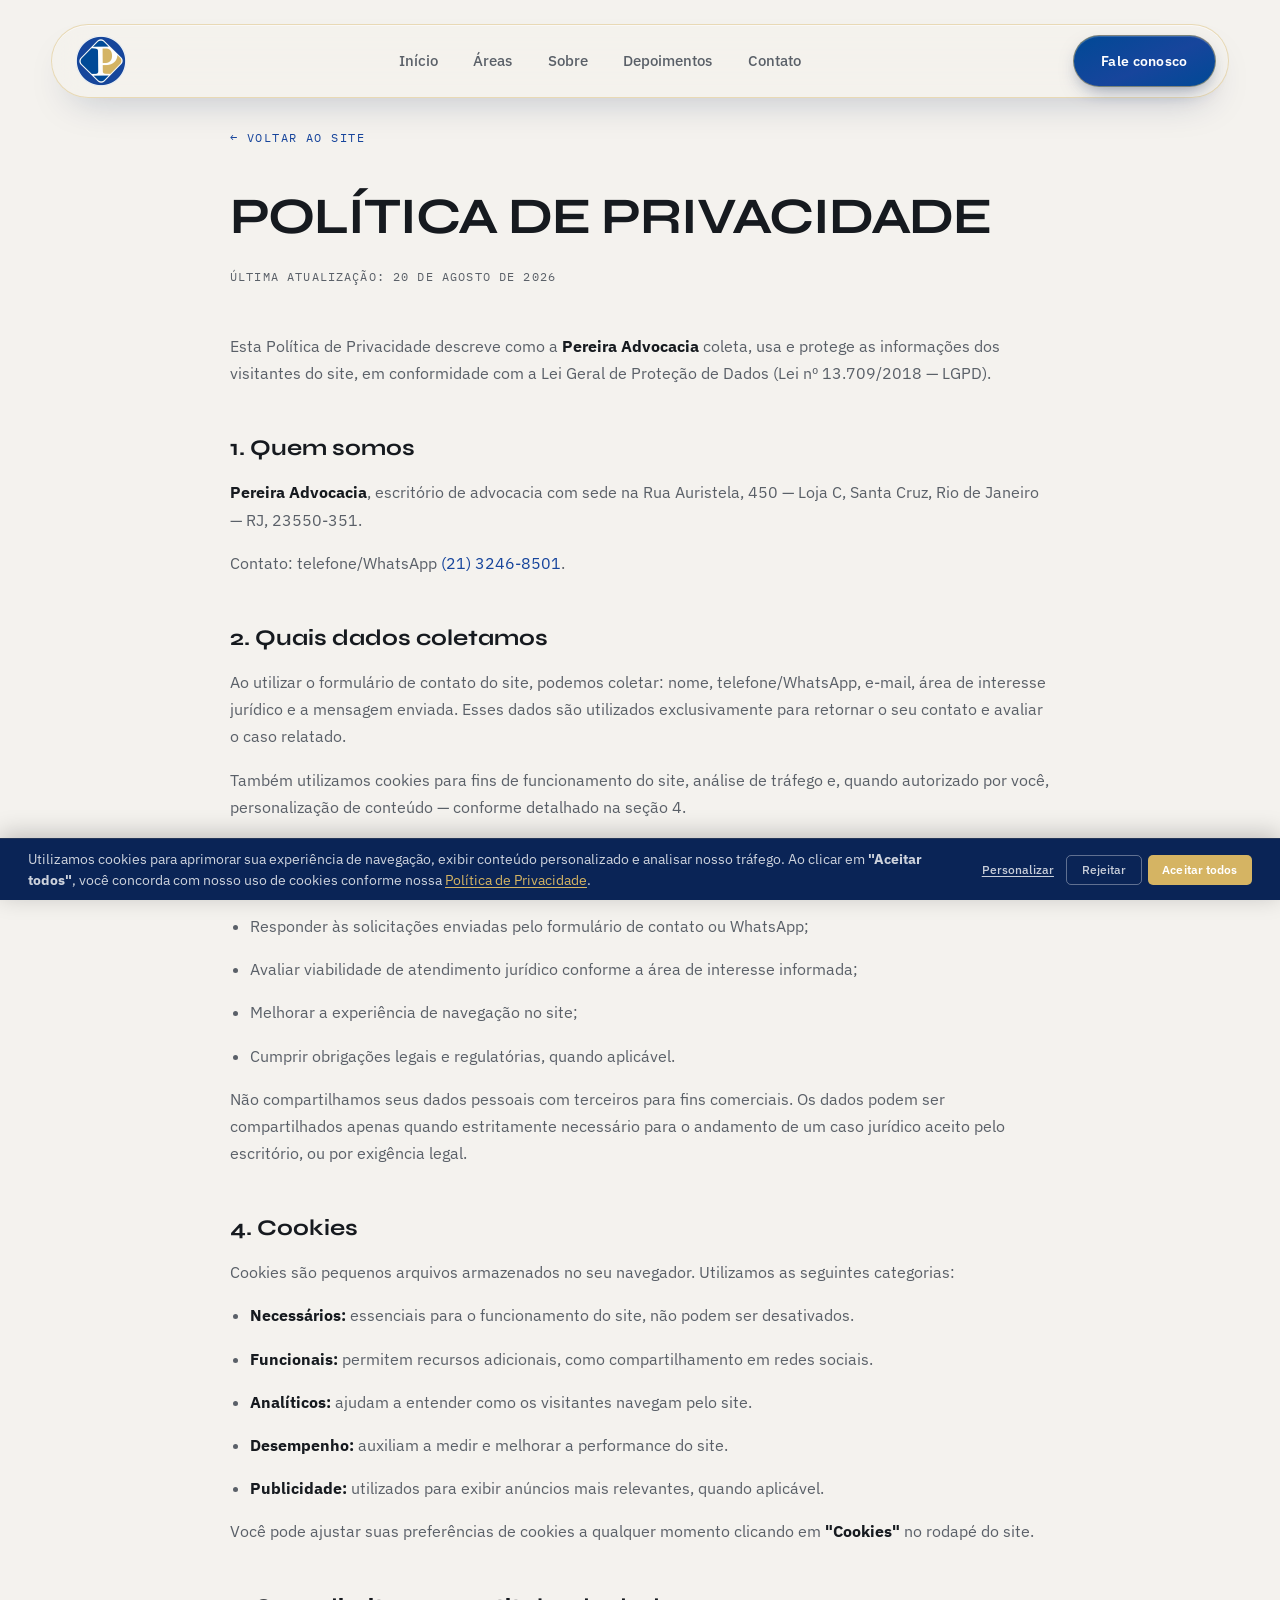
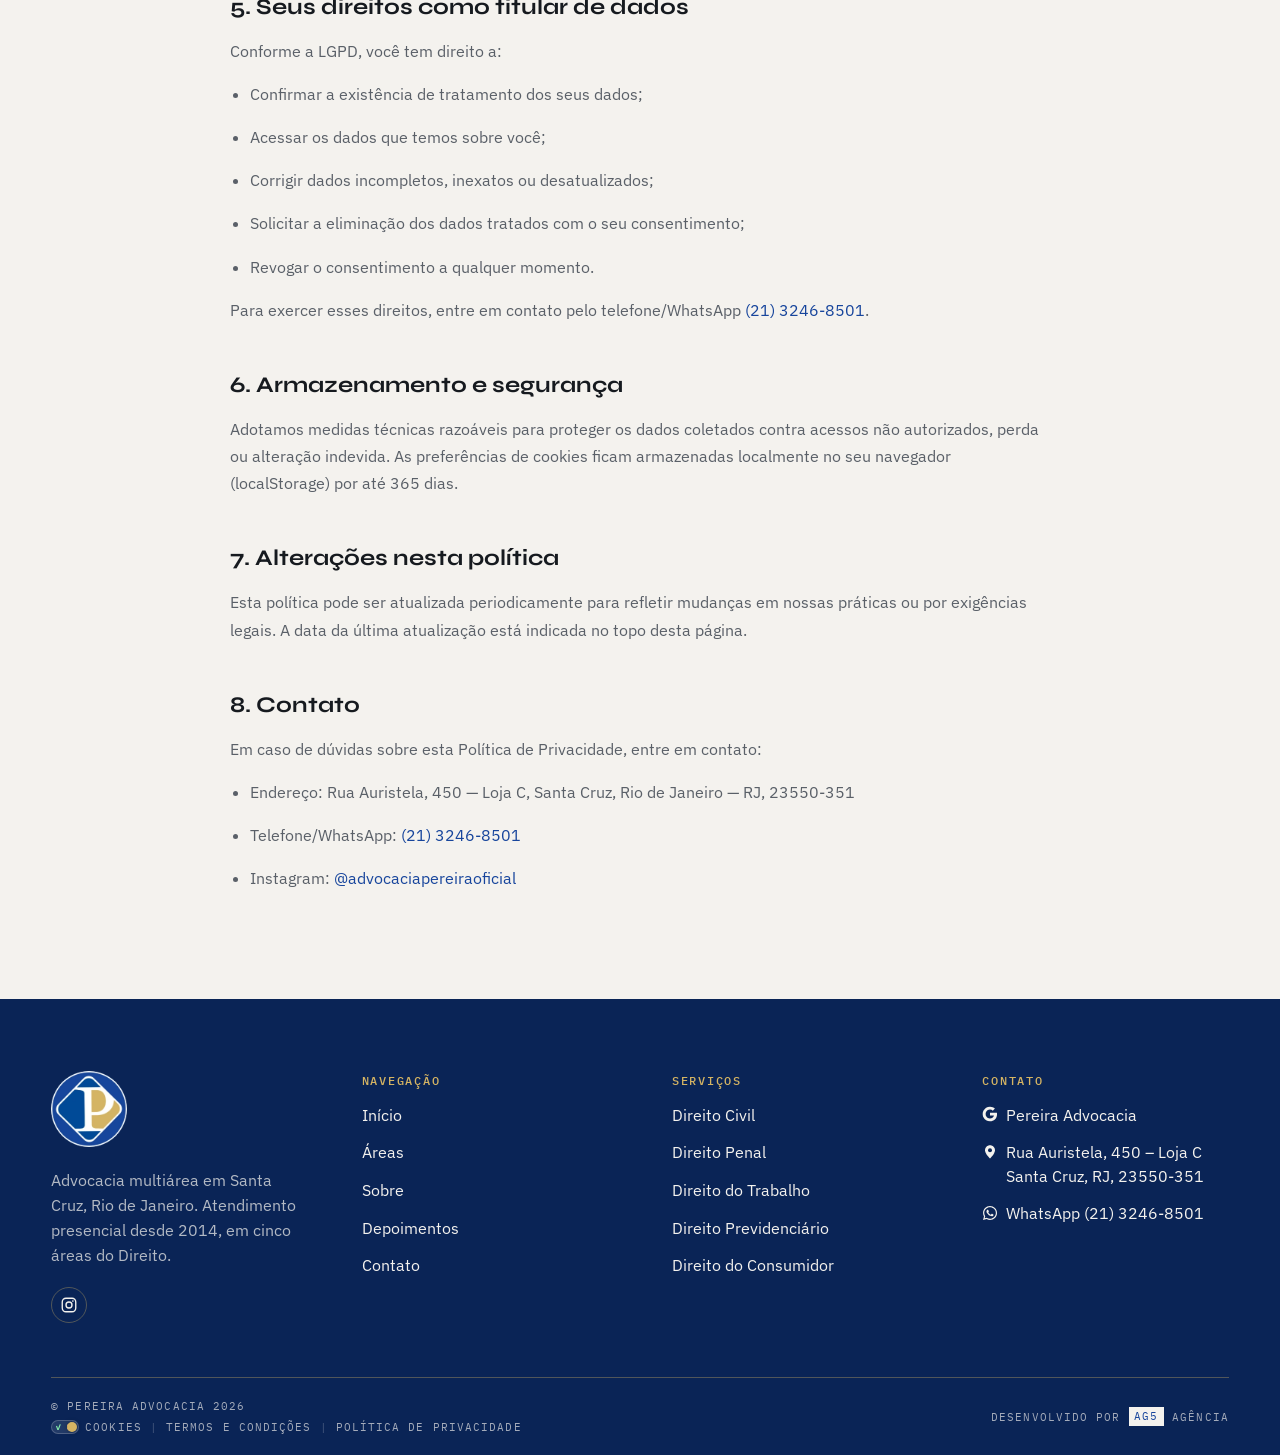
<file: politica-de-privacidade.html>
<!DOCTYPE html>
<html lang="pt-BR">
<head>
<meta charset="UTF-8">
<meta name="viewport" content="width=device-width, initial-scale=1">
<title>Política de Privacidade — Pereira Advocacia</title>
<meta name="description" content="Política de Privacidade e uso de cookies do site da Pereira Advocacia, escritório de advocacia em Santa Cruz, Rio de Janeiro.">
<meta name="robots" content="noindex, follow">
<link rel="canonical" href="https://pereiraadvocacia.ag5agencia.site/politica-de-privacidade">
<link rel="icon" href="assets/favicon-pereira-advocacia.ico">
<link rel="preconnect" href="https://fonts.googleapis.com">
<link rel="preconnect" href="https://fonts.gstatic.com" crossorigin>

<!-- PageSpeed fix: Google Fonts async-load (elimina render-blocking) -->
<link rel="preload" href="https://fonts.googleapis.com/css2?family=Syne:wght@600;700;800&family=IBM+Plex+Sans:wght@400;500;600&family=IBM+Plex+Mono:wght@400;500&display=swap" as="style" onload="this.onload=null;this.rel='stylesheet'">
<noscript><link href="https://fonts.googleapis.com/css2?family=Syne:wght@600;700;800&family=IBM+Plex+Sans:wght@400;500;600&family=IBM+Plex+Mono:wght@400;500&display=swap" rel="stylesheet"></noscript>

<link rel="preload" href="style.css" as="style">
<link rel="stylesheet" href="style.css">

<!-- PageSpeed fix: CSS não crítico (cookie banner) com carregamento async -->
<link rel="preload" href="cookie-banner.css" as="style" onload="this.onload=null;this.rel='stylesheet'">
<noscript><link rel="stylesheet" href="cookie-banner.css"></noscript>
<style>
  .legal{background:var(--pedra);padding:calc(76px + 3rem) var(--pad-x) var(--sec-y)}
  .legal__wrap{max-width:820px;margin:0 auto}
  .legal__back{font-family:var(--f-mono);font-size:.75rem;letter-spacing:.12em;text-transform:uppercase;color:var(--cinza-texto);display:inline-flex;align-items:center;gap:.5rem;margin-bottom:2rem}
  .legal__back:hover{color:var(--azul)}
  .legal h1{font-size:clamp(2rem,5vw,3.2rem);color:var(--grafite);margin-bottom:.75rem}
  .legal__updated{font-family:var(--f-mono);font-size:.72rem;letter-spacing:.1em;text-transform:uppercase;color:var(--cinza-texto);margin-bottom:3rem;display:block}
  .legal h2{font-family:var(--f-display);font-weight:700;font-size:1.4rem;color:var(--grafite);text-transform:none;letter-spacing:0;margin-top:2.75rem;margin-bottom:.9rem}
  .legal p,.legal li{font-size:1rem;line-height:1.7;color:var(--cinza-texto);margin-bottom:1rem}
  .legal ul{padding-left:1.25rem;list-style:disc}
  .legal a{color:var(--azul)}
  .legal a:hover{color:var(--azul-profundo)}
  .legal strong{color:var(--grafite)}
</style>
</head>
<body id="top">

<div class="nav-sentinel" aria-hidden="true"></div>
<header class="nav" id="nav">
  <div class="nav__pill">
    <a class="nav__logo" href="/" aria-label="Pereira Advocacia — início">
      <img src="assets/logo-desktop-pereira-advocacia.webp" alt="Pereira Advocacia">
    </a>
    <button class="nav__toggle" type="button" id="navToggle" aria-expanded="false" aria-controls="drawer" aria-label="Abrir menu">
      <span></span><span></span><span></span>
    </button>
    <nav class="nav__menu" id="navMenu" aria-label="Navegação principal">
      <a href="/">Início</a>
      <a href="/#areas">Áreas</a>
      <a href="/#sobre">Sobre</a>
      <a href="/#avaliacoes">Depoimentos</a>
      <a href="/#contato">Contato</a>
    </nav>
    <a class="btn btn--wa nav__cta" href="https://wa.me/552132468501?text=Ol%C3%A1%2C%20vim%20atrav%C3%A9s%20do%20site%20e%20gostaria%20de%20agendar%20uma%20consulta." target="_blank" rel="noopener noreferrer">Fale conosco</a>
  </div>
</header>

<main class="legal">
  <div class="legal__wrap">
    <a class="legal__back" href="/">← Voltar ao site</a>
    <h1>Política de Privacidade</h1>
    <span class="legal__updated">Última atualização: 20 de agosto de 2026</span>

    <p>Esta Política de Privacidade descreve como a <strong>Pereira Advocacia</strong> coleta, usa e protege as informações dos visitantes do site, em conformidade com a Lei Geral de Proteção de Dados (Lei nº 13.709/2018 — LGPD).</p>

    <h2>1. Quem somos</h2>
    <p><strong>Pereira Advocacia</strong>, escritório de advocacia com sede na Rua Auristela, 450 — Loja C, Santa Cruz, Rio de Janeiro — RJ, 23550-351.</p>
    <p>Contato: telefone/WhatsApp <a href="tel:+552132468501">(21) 3246-8501</a>.</p>

    <h2>2. Quais dados coletamos</h2>
    <p>Ao utilizar o formulário de contato do site, podemos coletar: nome, telefone/WhatsApp, e-mail, área de interesse jurídico e a mensagem enviada. Esses dados são utilizados exclusivamente para retornar o seu contato e avaliar o caso relatado.</p>
    <p>Também utilizamos cookies para fins de funcionamento do site, análise de tráfego e, quando autorizado por você, personalização de conteúdo — conforme detalhado na seção 4.</p>

    <h2>3. Como usamos seus dados</h2>
    <ul>
      <li>Responder às solicitações enviadas pelo formulário de contato ou WhatsApp;</li>
      <li>Avaliar viabilidade de atendimento jurídico conforme a área de interesse informada;</li>
      <li>Melhorar a experiência de navegação no site;</li>
      <li>Cumprir obrigações legais e regulatórias, quando aplicável.</li>
    </ul>
    <p>Não compartilhamos seus dados pessoais com terceiros para fins comerciais. Os dados podem ser compartilhados apenas quando estritamente necessário para o andamento de um caso jurídico aceito pelo escritório, ou por exigência legal.</p>

    <h2>4. Cookies</h2>
    <p>Cookies são pequenos arquivos armazenados no seu navegador. Utilizamos as seguintes categorias:</p>
    <ul>
      <li><strong>Necessários:</strong> essenciais para o funcionamento do site, não podem ser desativados.</li>
      <li><strong>Funcionais:</strong> permitem recursos adicionais, como compartilhamento em redes sociais.</li>
      <li><strong>Analíticos:</strong> ajudam a entender como os visitantes navegam pelo site.</li>
      <li><strong>Desempenho:</strong> auxiliam a medir e melhorar a performance do site.</li>
      <li><strong>Publicidade:</strong> utilizados para exibir anúncios mais relevantes, quando aplicável.</li>
    </ul>
    <p>Você pode ajustar suas preferências de cookies a qualquer momento clicando em <strong>"Cookies"</strong> no rodapé do site.</p>

    <h2>5. Seus direitos como titular de dados</h2>
    <p>Conforme a LGPD, você tem direito a:</p>
    <ul>
      <li>Confirmar a existência de tratamento dos seus dados;</li>
      <li>Acessar os dados que temos sobre você;</li>
      <li>Corrigir dados incompletos, inexatos ou desatualizados;</li>
      <li>Solicitar a eliminação dos dados tratados com o seu consentimento;</li>
      <li>Revogar o consentimento a qualquer momento.</li>
    </ul>
    <p>Para exercer esses direitos, entre em contato pelo telefone/WhatsApp <a href="tel:+552132468501">(21) 3246-8501</a>.</p>

    <h2>6. Armazenamento e segurança</h2>
    <p>Adotamos medidas técnicas razoáveis para proteger os dados coletados contra acessos não autorizados, perda ou alteração indevida. As preferências de cookies ficam armazenadas localmente no seu navegador (localStorage) por até 365 dias.</p>

    <h2>7. Alterações nesta política</h2>
    <p>Esta política pode ser atualizada periodicamente para refletir mudanças em nossas práticas ou por exigências legais. A data da última atualização está indicada no topo desta página.</p>

    <h2>8. Contato</h2>
    <p>Em caso de dúvidas sobre esta Política de Privacidade, entre em contato:</p>
    <ul>
      <li>Endereço: Rua Auristela, 450 — Loja C, Santa Cruz, Rio de Janeiro — RJ, 23550-351</li>
      <li>Telefone/WhatsApp: <a href="tel:+552132468501">(21) 3246-8501</a></li>
      <li>Instagram: <a href="https://www.instagram.com/advocaciapereiraoficial/" target="_blank" rel="noopener noreferrer">@advocaciapereiraoficial</a></li>
    </ul>
  </div>
</main>

<footer class="footer">
  <div class="footer__cols">
    <!-- Coluna 1 — Marca -->
    <div class="footer__brand">
      <img class="footer__logo" src="assets/logo-mobile-pereira-advocacia.webp" alt="Pereira Advocacia" loading="lazy">
      <p class="footer__p">Advocacia multiárea em Santa Cruz, Rio de Janeiro. Atendimento presencial desde 2014, em cinco áreas do Direito.</p>
      <div class="footer__social">
        <a href="https://www.instagram.com/advocaciapereiraoficial/" target="_blank" rel="noopener noreferrer" aria-label="Instagram"><svg viewBox="0 0 24 24" width="18" height="18" fill="none" stroke="currentColor" stroke-width="1.8" aria-hidden="true"><rect x="3" y="3" width="18" height="18" rx="5"/><circle cx="12" cy="12" r="4"/><circle cx="17.2" cy="6.8" r="1.1" fill="currentColor" stroke="none"/></svg></a>
      </div>
    </div>
    <!-- Coluna 2 — Links rápidos -->
    <div class="footer__col">
      <p class="label label--ouro">Navegação</p>
      <a href="/">Início</a>
      <a href="/#areas">Áreas</a>
      <a href="/#sobre">Sobre</a>
      <a href="/#avaliacoes">Depoimentos</a>
      <a href="/#contato">Contato</a>
    </div>
    <!-- Coluna 3 — Serviços -->
    <div class="footer__col">
      <p class="label label--ouro">Serviços</p>
      <a href="/#areas">Direito Civil</a>
      <a href="/#areas">Direito Penal</a>
      <a href="/#areas">Direito do Trabalho</a>
      <a href="/#areas">Direito Previdenciário</a>
      <a href="/#areas">Direito do Consumidor</a>
    </div>
    <!-- Coluna 4 — Contato (ordem obrigatória: nome → endereço → whatsapp → telefone) -->
    <div class="footer__col">
      <p class="label label--ouro">Contato</p>
      <a class="footer__contact-item" href="https://share.google/x3u8LxCRu5mNGIFWN" target="_blank" rel="noopener noreferrer"><svg viewBox="0 0 48 48" width="16" height="16" fill="currentColor" aria-hidden="true"><path d="M45.12 24.5c0-1.56-.14-3.06-.4-4.5H24v8.51h11.84c-.51 2.75-2.06 5.08-4.39 6.64v5.52h7.11c4.16-3.83 6.56-9.47 6.56-16.17z"/><path d="M24 46c5.94 0 10.92-1.97 14.56-5.33l-7.11-5.52c-1.97 1.32-4.49 2.1-7.45 2.1-5.73 0-10.58-3.87-12.31-9.07H4.34v5.7C7.96 41.07 15.4 46 24 46z"/><path d="M11.69 28.18A13.98 13.98 0 0 1 10.94 24c0-1.45.25-2.86.7-4.18v-5.7H4.34A21.99 21.99 0 0 0 2 24c0 3.55.85 6.91 2.34 9.88l7.35-5.7z"/><path d="M24 10.75c3.23 0 6.13 1.11 8.41 3.29l6.31-6.31C34.91 4.18 29.93 2 24 2 15.4 2 7.96 6.93 4.34 14.12l7.35 5.7c1.73-5.2 6.58-9.07 12.31-9.07z"/></svg><span>Pereira Advocacia</span></a>
      <a class="footer__contact-item" href="https://www.google.com/maps/dir//Pereira+Advocacia,+Rua+Auristela,+450+-+Loja+C+-+Santa+Cruz,+Rio+de+Janeiro+-+RJ,+23550-351/@-22.9141308,-43.445982,11z" target="_blank" rel="noopener noreferrer"><svg viewBox="0 0 48 48" width="16" height="16" aria-hidden="true"><path fill="currentColor" d="M24 4c-8.28 0-15 6.72-15 15 0 10.5 15 25 15 25s15-14.5 15-25c0-8.28-6.72-15-15-15z"/><circle cx="24" cy="19" r="6" fill="var(--azul-noite)"/></svg><span>Rua Auristela, 450 – Loja C<br>Santa Cruz, RJ, 23550-351</span></a>
      <a class="footer__contact-item" href="https://wa.me/552132468501?text=Ol%C3%A1%2C%20vim%20atrav%C3%A9s%20do%20site%20e%20gostaria%20de%20agendar%20uma%20consulta." target="_blank" rel="noopener noreferrer"><svg viewBox="0 0 448 512" width="16" height="16" fill="currentColor" aria-hidden="true"><path d="M380.9 97.1C339 55.1 283.2 32 223.9 32c-122.4 0-222 99.6-222 222 0 39.1 10.2 77.3 29.6 111L0 480l117.7-30.9c32.4 17.7 68.9 27 106.1 27h.1c122.3 0 224.1-99.6 224.1-222 0-59.3-25.2-115-67.1-157zm-157 341.6c-33.2 0-65.7-8.9-94-25.7l-6.7-4-69.8 18.3L72 359.2l-4.4-7c-18.5-29.4-28.2-63.3-28.2-98.2 0-101.7 82.8-184.5 184.6-184.5 49.3 0 95.6 19.2 130.4 54.1 34.8 34.9 56.2 81.2 56.1 130.5 0 101.8-84.9 184.6-186.6 184.6zm101.2-138.2c-5.5-2.8-32.8-16.2-37.9-18-5.1-1.9-8.8-2.8-12.5 2.8-3.7 5.6-14.3 18-17.6 21.8-3.2 3.7-6.5 4.2-12 1.4-32.6-16.3-54-29.1-75.5-66-5.7-9.8 5.7-9.1 16.3-30.3 1.8-3.7.9-6.9-.5-9.7-1.4-2.8-12.5-30.1-17.1-41.2-4.5-10.8-9.1-9.3-12.5-9.5-3.2-.2-6.9-.2-10.6-.2-3.7 0-9.7 1.4-14.8 6.9-5.1 5.6-19.4 19-19.4 46.3s19.9 53.7 22.6 57.4c2.8 3.7 39.1 59.7 94.8 83.8 35.2 15.2 49 16.5 66.6 13.9 10.7-1.6 32.8-13.4 37.4-26.4 4.6-13 4.6-24.1 3.2-26.4-1.3-2.5-5-3.9-10.5-6.6z"/></svg><span>WhatsApp (21) 3246-8501</span></a>
    </div>
  </div>
  <div class="creditos">
    <div class="creditos__esq">
      <span>© Pereira Advocacia 2026</span>
      <span class="creditos__legal">
        <a href="#" id="ck-prefs-link" style="text-decoration:none; color:inherit; display:inline-flex; align-items:center; gap:6px;">
          <span id="cookie-toggle" class="active" style="display:inline-flex; align-items:center; width:28px; height:14px; background:rgba(255,255,255,0.1); border-radius:10px; padding:2px; border:1px solid rgba(255,255,255,0.2); position:relative; font-size:8px; font-weight:bold;">
            <span style="color:#86EFAC; margin-left:2px;">✓</span>
            <span style="color:#FCA5A5; margin-left:auto; margin-right:2px;">✕</span>
            <span id="cookie-toggle-dot" style="position:absolute; left:15px; width:10px; height:10px; background:var(--ck-accent); border-radius:50%; box-shadow:0 0 5px rgba(0,0,0,0.3); transition:left .2s ease;"></span>
          </span>
          Cookies
        </a>
        <span class="creditos__sep">|</span>
        <a href="/termos-e-condicoes">Termos e Condições</a>
        <span class="creditos__sep">|</span>
        <a href="/politica-de-privacidade">Política de Privacidade</a>
      </span>
    </div>
    <span>Desenvolvido por <a class="ag5" href="https://www.ag5agencia.com.br" target="_blank" rel="noopener noreferrer">AG5</a> Agência</span>
  </div>
</footer>

<div class="drawer-overlay" id="drawerOverlay" aria-hidden="true"></div>
<aside class="drawer" id="drawer" aria-hidden="true">
  <div class="drawer__head">
    <a class="drawer__logo" href="/" aria-label="Pereira Advocacia — início">
      <img src="assets/logo-desktop-pereira-advocacia.webp" alt="Pereira Advocacia">
    </a>
    <button class="drawer__close" type="button" id="drawerClose" aria-label="Fechar menu">
      <span></span><span></span>
    </button>
  </div>
  <nav class="drawer__menu" aria-label="Navegação principal mobile">
    <a href="/">Início</a>
    <a href="/#areas">Áreas</a>
    <a href="/#sobre">Sobre</a>
    <a href="/#avaliacoes">Depoimentos</a>
    <a href="/#contato">Contato</a>
  </nav>
  <a class="btn btn--wa drawer__btn" href="https://wa.me/552132468501?text=Ol%C3%A1%2C%20vim%20atrav%C3%A9s%20do%20site%20e%20gostaria%20de%20agendar%20uma%20consulta." target="_blank" rel="noopener noreferrer">Fale conosco</a>
</aside>

<!-- ========== COOKIE BANNER — Padrão AG5 (LGPD) ========== -->
<div id="ck-banner" class="ck-banner" role="dialog" aria-modal="true" aria-label="Aviso de cookies" aria-live="polite" aria-hidden="true">
  <div class="ck-banner__inner">
    <div class="ck-banner__content">
      <p class="ck-banner__text">
        Utilizamos cookies para aprimorar sua experiência de navegação, exibir conteúdo
        personalizado e analisar nosso tráfego. Ao clicar em <strong>"Aceitar todos"</strong>,
        você concorda com nosso uso de cookies conforme nossa
        <a href="/politica-de-privacidade" class="ck-banner__link">Política de Privacidade</a>.
      </p>
    </div>
    <div class="ck-banner__actions">
      <button id="ck-customize" class="ck-btn ck-btn--ghost">Personalizar</button>
      <button id="ck-reject" class="ck-btn ck-btn--outline">Rejeitar</button>
      <button id="ck-accept-all" class="ck-btn ck-btn--primary">Aceitar todos</button>
    </div>
  </div>
</div>

<div id="ck-modal" class="ck-modal" role="dialog" aria-modal="true" aria-label="Personalizar preferências de cookies" aria-hidden="true">
  <div class="ck-modal__overlay" id="ck-modal-overlay"></div>
  <div class="ck-modal__box">
    <div class="ck-modal__header">
      <h2 class="ck-modal__title">Personalizar preferências de consentimento</h2>
      <button class="ck-modal__close" id="ck-modal-close" aria-label="Fechar modal">
        <svg width="18" height="18" viewBox="0 0 24 24" fill="none" aria-hidden="true">
          <path d="M18 6L6 18M6 6l12 12" stroke="currentColor" stroke-width="2" stroke-linecap="round" stroke-linejoin="round" />
        </svg>
      </button>
    </div>
    <div class="ck-modal__body">
      <p class="ck-modal__intro">
        Utilizamos cookies para ajudar você a navegar com eficiência e executar certas funções.
        Os cookies classificados como <strong>"Necessário"</strong> são essenciais para o
        funcionamento básico do site e não podem ser desativados.
      </p>
      <div class="ck-category">
        <div class="ck-category__header">
          <div class="ck-category__info">
            <h3 class="ck-category__name">Necessário</h3>
            <p class="ck-category__desc">Essenciais para o funcionamento do site. Não armazenam dados pessoalmente identificáveis.</p>
          </div>
          <span class="ck-category__badge">Sempre ativo</span>
        </div>
      </div>
      <div class="ck-category">
        <div class="ck-category__header">
          <div class="ck-category__info">
            <h3 class="ck-category__name">Funcional</h3>
            <p class="ck-category__desc">Ajudam a executar funcionalidades como compartilhamento em mídia social e recursos de terceiros.</p>
          </div>
          <label class="ck-toggle" aria-label="Ativar cookies funcionais">
            <input type="checkbox" id="ck-functional" name="functional">
            <span class="ck-toggle__slider"></span>
          </label>
        </div>
      </div>
      <div class="ck-category">
        <div class="ck-category__header">
          <div class="ck-category__info">
            <h3 class="ck-category__name">Analítico</h3>
            <p class="ck-category__desc">Usados para entender como os visitantes interagem com o site (visitantes, taxa de rejeição, etc.).</p>
          </div>
          <label class="ck-toggle" aria-label="Ativar cookies analíticos">
            <input type="checkbox" id="ck-analytics" name="analytics">
            <span class="ck-toggle__slider"></span>
          </label>
        </div>
      </div>
      <div class="ck-category">
        <div class="ck-category__header">
          <div class="ck-category__info">
            <h3 class="ck-category__name">Desempenho</h3>
            <p class="ck-category__desc">Analisam índices de desempenho do site para oferecer melhor experiência ao visitante.</p>
          </div>
          <label class="ck-toggle" aria-label="Ativar cookies de desempenho">
            <input type="checkbox" id="ck-performance" name="performance">
            <span class="ck-toggle__slider"></span>
          </label>
        </div>
      </div>
      <div class="ck-category">
        <div class="ck-category__header">
          <div class="ck-category__info">
            <h3 class="ck-category__name">Publicidade</h3>
            <p class="ck-category__desc">Entregam anúncios personalizados com base nas páginas visitadas anteriormente.</p>
          </div>
          <label class="ck-toggle" aria-label="Ativar cookies de publicidade">
            <input type="checkbox" id="ck-advertising" name="advertising">
            <span class="ck-toggle__slider"></span>
          </label>
        </div>
      </div>
    </div>
    <div class="ck-modal__footer">
      <button id="ck-modal-reject" class="ck-btn ck-btn--outline">Rejeitar</button>
      <button id="ck-modal-save" class="ck-btn ck-btn--ghost">Salvar Preferências</button>
      <button id="ck-modal-accept-all" class="ck-btn ck-btn--primary">Aceitar todos</button>
    </div>
  </div>
</div>

<button id="ck-prefs-btn" class="ck-prefs-btn" aria-label="Preferências de cookies" style="display:none;">Cookies</button>

<script src="script.js" defer></script>
<script src="cookie-banner.js" defer></script>
<script src="wa-premium.js" defer></script>
<script src="https://control-blog.ag5agencia.site/r.js" data-c="pereiraadvocacia" defer></script>
</body>
</html>
</file>
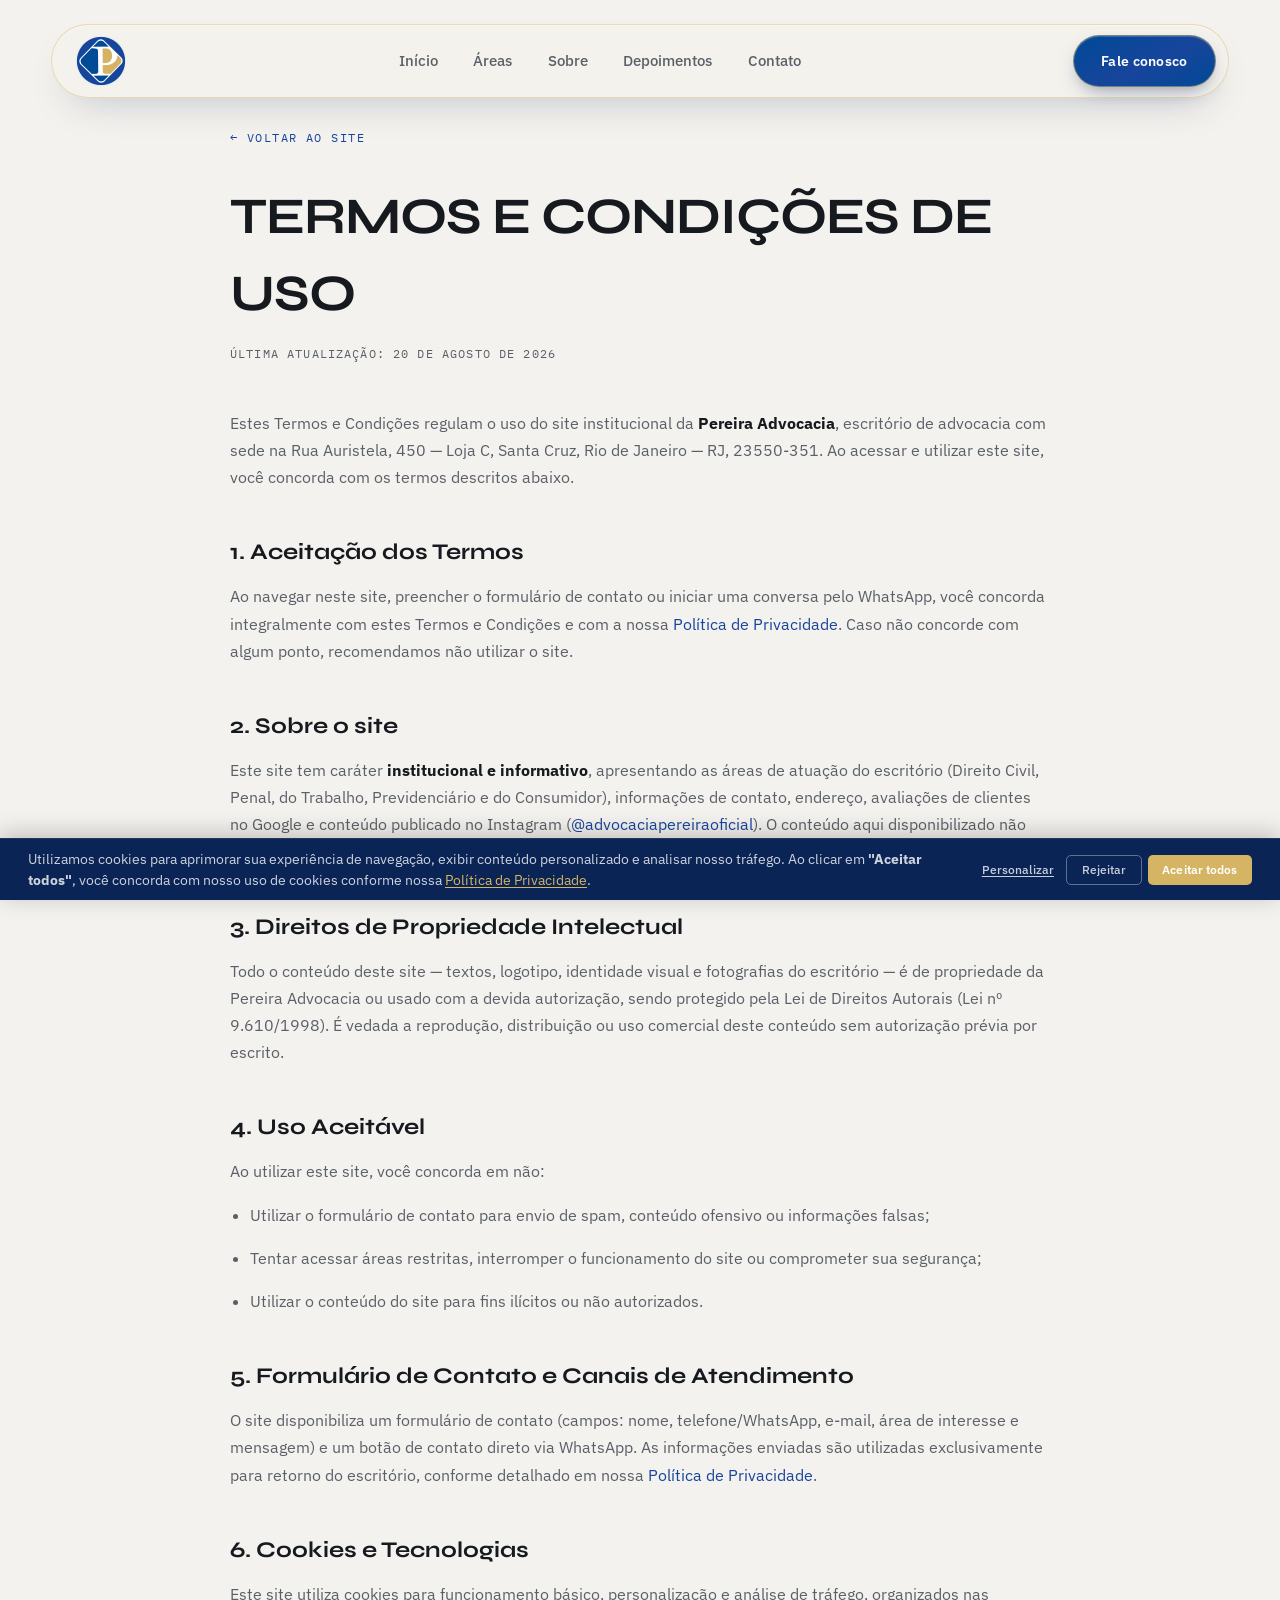
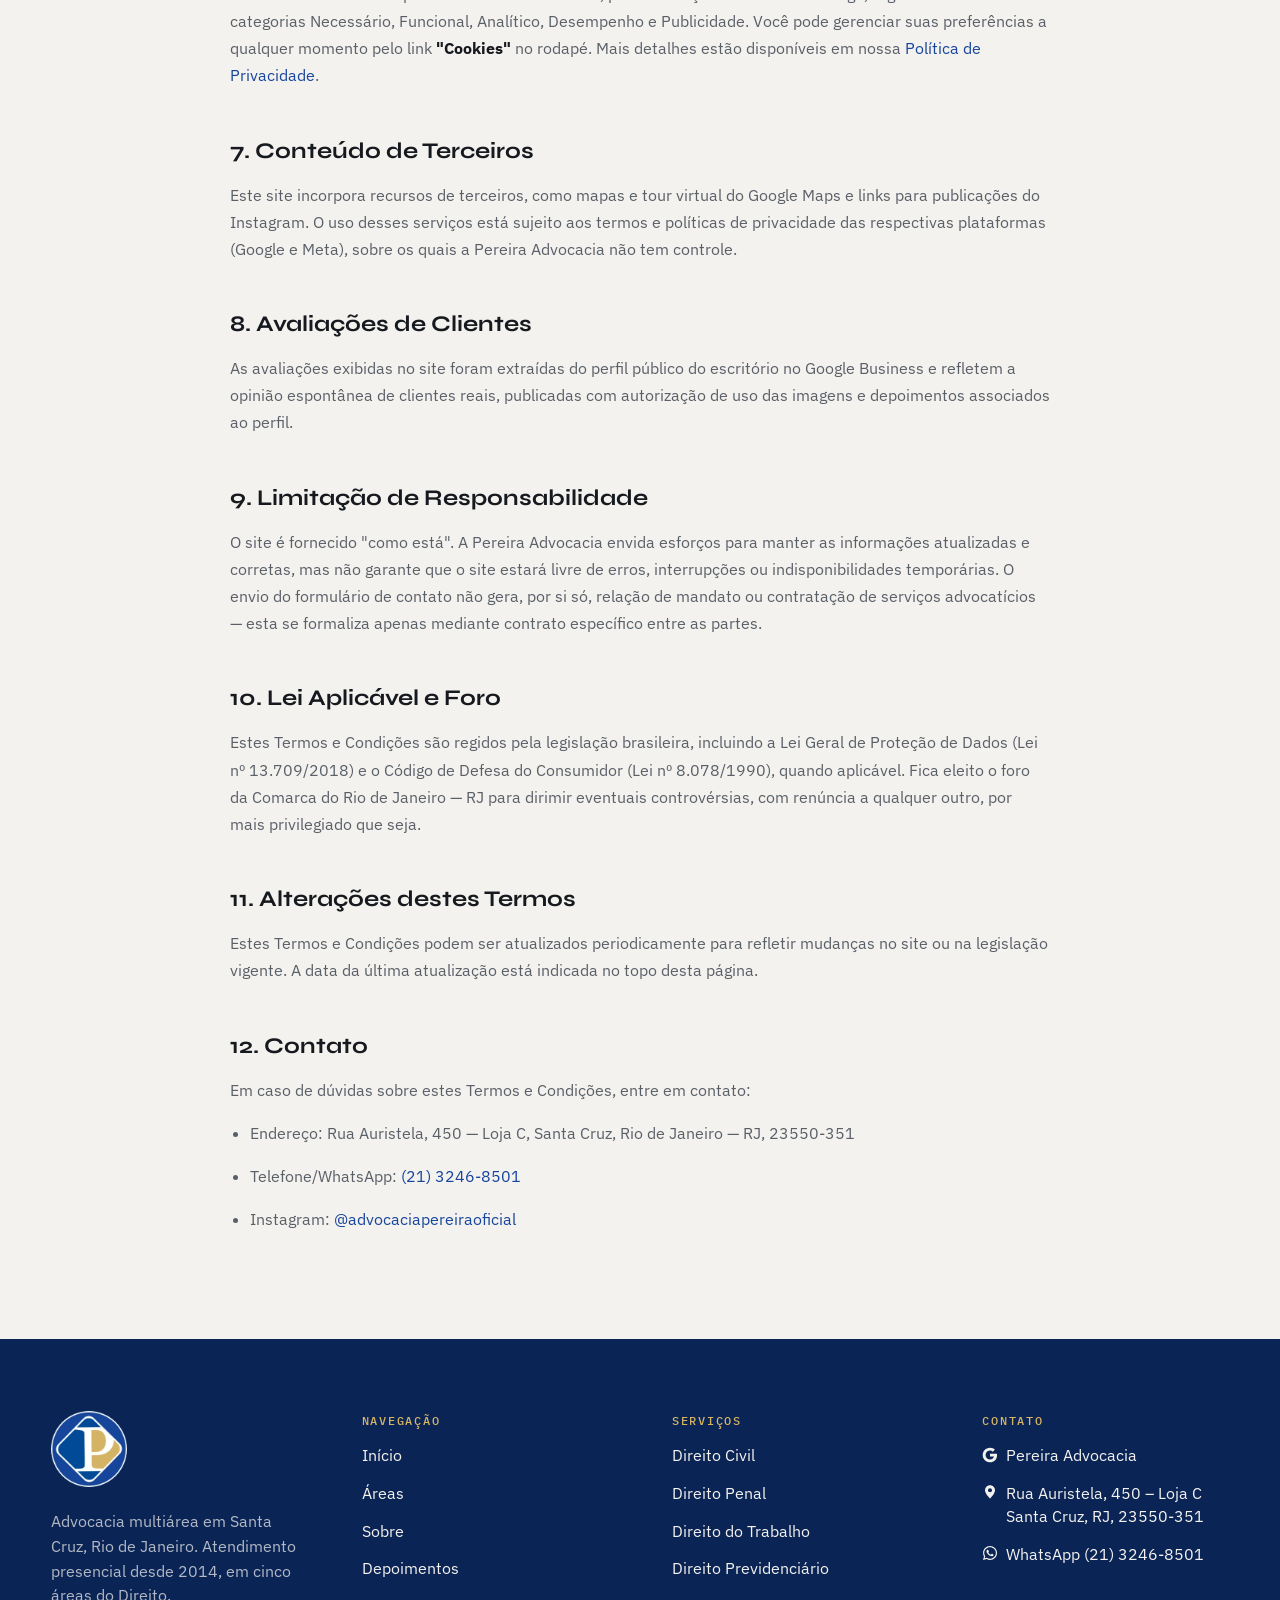
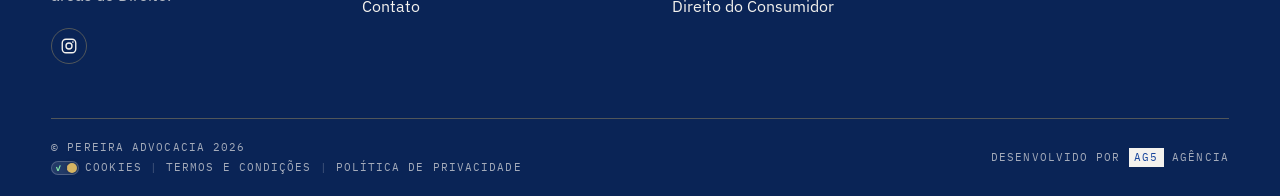
<file: termos-e-condicoes.html>
<!DOCTYPE html>
<html lang="pt-BR">
<head>
<meta charset="UTF-8">
<meta name="viewport" content="width=device-width, initial-scale=1">
<title>Termos e Condições — Pereira Advocacia</title>
<meta name="description" content="Termos e Condições de uso do site da Pereira Advocacia, escritório de advocacia em Santa Cruz, Rio de Janeiro.">
<meta name="robots" content="noindex, follow">
<link rel="canonical" href="https://pereiraadvocacia.ag5agencia.site/termos-e-condicoes">
<link rel="icon" href="assets/favicon-pereira-advocacia.ico">
<link rel="preconnect" href="https://fonts.googleapis.com">
<link rel="preconnect" href="https://fonts.gstatic.com" crossorigin>

<!-- PageSpeed fix: Google Fonts async-load (elimina render-blocking) -->
<link rel="preload" href="https://fonts.googleapis.com/css2?family=Syne:wght@600;700;800&family=IBM+Plex+Sans:wght@400;500;600&family=IBM+Plex+Mono:wght@400;500&display=swap" as="style" onload="this.onload=null;this.rel='stylesheet'">
<noscript><link href="https://fonts.googleapis.com/css2?family=Syne:wght@600;700;800&family=IBM+Plex+Sans:wght@400;500;600&family=IBM+Plex+Mono:wght@400;500&display=swap" rel="stylesheet"></noscript>

<link rel="preload" href="style.css" as="style">
<link rel="stylesheet" href="style.css">

<!-- PageSpeed fix: CSS não crítico (cookie banner) com carregamento async -->
<link rel="preload" href="cookie-banner.css" as="style" onload="this.onload=null;this.rel='stylesheet'">
<noscript><link rel="stylesheet" href="cookie-banner.css"></noscript>
<style>
  .legal{background:var(--pedra);padding:calc(76px + 3rem) var(--pad-x) var(--sec-y)}
  .legal__wrap{max-width:820px;margin:0 auto}
  .legal__back{font-family:var(--f-mono);font-size:.75rem;letter-spacing:.12em;text-transform:uppercase;color:var(--cinza-texto);display:inline-flex;align-items:center;gap:.5rem;margin-bottom:2rem}
  .legal__back:hover{color:var(--azul)}
  .legal h1{font-size:clamp(2rem,5vw,3.2rem);color:var(--grafite);margin-bottom:.75rem}
  .legal__updated{font-family:var(--f-mono);font-size:.72rem;letter-spacing:.1em;text-transform:uppercase;color:var(--cinza-texto);margin-bottom:3rem;display:block}
  .legal h2{font-family:var(--f-display);font-weight:700;font-size:1.4rem;color:var(--grafite);text-transform:none;letter-spacing:0;margin-top:2.75rem;margin-bottom:.9rem}
  .legal p,.legal li{font-size:1rem;line-height:1.7;color:var(--cinza-texto);margin-bottom:1rem}
  .legal ul{padding-left:1.25rem;list-style:disc}
  .legal a{color:var(--azul)}
  .legal a:hover{color:var(--azul-profundo)}
  .legal strong{color:var(--grafite)}
</style>
</head>
<body id="top">

<div class="nav-sentinel" aria-hidden="true"></div>
<header class="nav" id="nav">
  <div class="nav__pill">
    <a class="nav__logo" href="/" aria-label="Pereira Advocacia — início">
      <img src="assets/logo-desktop-pereira-advocacia.webp" alt="Pereira Advocacia">
    </a>
    <button class="nav__toggle" type="button" id="navToggle" aria-expanded="false" aria-controls="drawer" aria-label="Abrir menu">
      <span></span><span></span><span></span>
    </button>
    <nav class="nav__menu" id="navMenu" aria-label="Navegação principal">
      <a href="/">Início</a>
      <a href="/#areas">Áreas</a>
      <a href="/#sobre">Sobre</a>
      <a href="/#avaliacoes">Depoimentos</a>
      <a href="/#contato">Contato</a>
    </nav>
    <a class="btn btn--wa nav__cta" href="https://wa.me/552132468501?text=Ol%C3%A1%2C%20vim%20atrav%C3%A9s%20do%20site%20e%20gostaria%20de%20agendar%20uma%20consulta." target="_blank" rel="noopener noreferrer">Fale conosco</a>
  </div>
</header>

<main class="legal">
  <div class="legal__wrap">
    <a class="legal__back" href="/">← Voltar ao site</a>
    <h1>Termos e Condições de Uso</h1>
    <span class="legal__updated">Última atualização: 20 de agosto de 2026</span>

    <p>Estes Termos e Condições regulam o uso do site institucional da <strong>Pereira Advocacia</strong>, escritório de advocacia com sede na Rua Auristela, 450 — Loja C, Santa Cruz, Rio de Janeiro — RJ, 23550-351. Ao acessar e utilizar este site, você concorda com os termos descritos abaixo.</p>

    <h2>1. Aceitação dos Termos</h2>
    <p>Ao navegar neste site, preencher o formulário de contato ou iniciar uma conversa pelo WhatsApp, você concorda integralmente com estes Termos e Condições e com a nossa <a href="/politica-de-privacidade">Política de Privacidade</a>. Caso não concorde com algum ponto, recomendamos não utilizar o site.</p>

    <h2>2. Sobre o site</h2>
    <p>Este site tem caráter <strong>institucional e informativo</strong>, apresentando as áreas de atuação do escritório (Direito Civil, Penal, do Trabalho, Previdenciário e do Consumidor), informações de contato, endereço, avaliações de clientes no Google e conteúdo publicado no Instagram (<a href="https://www.instagram.com/advocaciapereiraoficial/" target="_blank" rel="noopener noreferrer">@advocaciapereiraoficial</a>). O conteúdo aqui disponibilizado não constitui consulta jurídica nem substitui o atendimento presencial com um advogado.</p>

    <h2>3. Direitos de Propriedade Intelectual</h2>
    <p>Todo o conteúdo deste site — textos, logotipo, identidade visual e fotografias do escritório — é de propriedade da Pereira Advocacia ou usado com a devida autorização, sendo protegido pela Lei de Direitos Autorais (Lei nº 9.610/1998). É vedada a reprodução, distribuição ou uso comercial deste conteúdo sem autorização prévia por escrito.</p>

    <h2>4. Uso Aceitável</h2>
    <p>Ao utilizar este site, você concorda em não:</p>
    <ul>
      <li>Utilizar o formulário de contato para envio de spam, conteúdo ofensivo ou informações falsas;</li>
      <li>Tentar acessar áreas restritas, interromper o funcionamento do site ou comprometer sua segurança;</li>
      <li>Utilizar o conteúdo do site para fins ilícitos ou não autorizados.</li>
    </ul>

    <h2>5. Formulário de Contato e Canais de Atendimento</h2>
    <p>O site disponibiliza um formulário de contato (campos: nome, telefone/WhatsApp, e-mail, área de interesse e mensagem) e um botão de contato direto via WhatsApp. As informações enviadas são utilizadas exclusivamente para retorno do escritório, conforme detalhado em nossa <a href="/politica-de-privacidade">Política de Privacidade</a>.</p>

    <h2>6. Cookies e Tecnologias</h2>
    <p>Este site utiliza cookies para funcionamento básico, personalização e análise de tráfego, organizados nas categorias Necessário, Funcional, Analítico, Desempenho e Publicidade. Você pode gerenciar suas preferências a qualquer momento pelo link <strong>"Cookies"</strong> no rodapé. Mais detalhes estão disponíveis em nossa <a href="/politica-de-privacidade">Política de Privacidade</a>.</p>

    <h2>7. Conteúdo de Terceiros</h2>
    <p>Este site incorpora recursos de terceiros, como mapas e tour virtual do Google Maps e links para publicações do Instagram. O uso desses serviços está sujeito aos termos e políticas de privacidade das respectivas plataformas (Google e Meta), sobre os quais a Pereira Advocacia não tem controle.</p>

    <h2>8. Avaliações de Clientes</h2>
    <p>As avaliações exibidas no site foram extraídas do perfil público do escritório no Google Business e refletem a opinião espontânea de clientes reais, publicadas com autorização de uso das imagens e depoimentos associados ao perfil.</p>

    <h2>9. Limitação de Responsabilidade</h2>
    <p>O site é fornecido "como está". A Pereira Advocacia envida esforços para manter as informações atualizadas e corretas, mas não garante que o site estará livre de erros, interrupções ou indisponibilidades temporárias. O envio do formulário de contato não gera, por si só, relação de mandato ou contratação de serviços advocatícios — esta se formaliza apenas mediante contrato específico entre as partes.</p>

    <h2>10. Lei Aplicável e Foro</h2>
    <p>Estes Termos e Condições são regidos pela legislação brasileira, incluindo a Lei Geral de Proteção de Dados (Lei nº 13.709/2018) e o Código de Defesa do Consumidor (Lei nº 8.078/1990), quando aplicável. Fica eleito o foro da Comarca do Rio de Janeiro — RJ para dirimir eventuais controvérsias, com renúncia a qualquer outro, por mais privilegiado que seja.</p>

    <h2>11. Alterações destes Termos</h2>
    <p>Estes Termos e Condições podem ser atualizados periodicamente para refletir mudanças no site ou na legislação vigente. A data da última atualização está indicada no topo desta página.</p>

    <h2>12. Contato</h2>
    <p>Em caso de dúvidas sobre estes Termos e Condições, entre em contato:</p>
    <ul>
      <li>Endereço: Rua Auristela, 450 — Loja C, Santa Cruz, Rio de Janeiro — RJ, 23550-351</li>
      <li>Telefone/WhatsApp: <a href="tel:+552132468501">(21) 3246-8501</a></li>
      <li>Instagram: <a href="https://www.instagram.com/advocaciapereiraoficial/" target="_blank" rel="noopener noreferrer">@advocaciapereiraoficial</a></li>
    </ul>
  </div>
</main>

<footer class="footer">
  <div class="footer__cols">
    <!-- Coluna 1 — Marca -->
    <div class="footer__brand">
      <img class="footer__logo" src="assets/logo-mobile-pereira-advocacia.webp" alt="Pereira Advocacia" loading="lazy">
      <p class="footer__p">Advocacia multiárea em Santa Cruz, Rio de Janeiro. Atendimento presencial desde 2014, em cinco áreas do Direito.</p>
      <div class="footer__social">
        <a href="https://www.instagram.com/advocaciapereiraoficial/" target="_blank" rel="noopener noreferrer" aria-label="Instagram"><svg viewBox="0 0 24 24" width="18" height="18" fill="none" stroke="currentColor" stroke-width="1.8" aria-hidden="true"><rect x="3" y="3" width="18" height="18" rx="5"/><circle cx="12" cy="12" r="4"/><circle cx="17.2" cy="6.8" r="1.1" fill="currentColor" stroke="none"/></svg></a>
      </div>
    </div>
    <!-- Coluna 2 — Links rápidos -->
    <div class="footer__col">
      <p class="label label--ouro">Navegação</p>
      <a href="/">Início</a>
      <a href="/#areas">Áreas</a>
      <a href="/#sobre">Sobre</a>
      <a href="/#avaliacoes">Depoimentos</a>
      <a href="/#contato">Contato</a>
    </div>
    <!-- Coluna 3 — Serviços -->
    <div class="footer__col">
      <p class="label label--ouro">Serviços</p>
      <a href="/#areas">Direito Civil</a>
      <a href="/#areas">Direito Penal</a>
      <a href="/#areas">Direito do Trabalho</a>
      <a href="/#areas">Direito Previdenciário</a>
      <a href="/#areas">Direito do Consumidor</a>
    </div>
    <!-- Coluna 4 — Contato (ordem obrigatória: nome → endereço → whatsapp → telefone) -->
    <div class="footer__col">
      <p class="label label--ouro">Contato</p>
      <a class="footer__contact-item" href="https://share.google/x3u8LxCRu5mNGIFWN" target="_blank" rel="noopener noreferrer"><svg viewBox="0 0 48 48" width="16" height="16" fill="currentColor" aria-hidden="true"><path d="M45.12 24.5c0-1.56-.14-3.06-.4-4.5H24v8.51h11.84c-.51 2.75-2.06 5.08-4.39 6.64v5.52h7.11c4.16-3.83 6.56-9.47 6.56-16.17z"/><path d="M24 46c5.94 0 10.92-1.97 14.56-5.33l-7.11-5.52c-1.97 1.32-4.49 2.1-7.45 2.1-5.73 0-10.58-3.87-12.31-9.07H4.34v5.7C7.96 41.07 15.4 46 24 46z"/><path d="M11.69 28.18A13.98 13.98 0 0 1 10.94 24c0-1.45.25-2.86.7-4.18v-5.7H4.34A21.99 21.99 0 0 0 2 24c0 3.55.85 6.91 2.34 9.88l7.35-5.7z"/><path d="M24 10.75c3.23 0 6.13 1.11 8.41 3.29l6.31-6.31C34.91 4.18 29.93 2 24 2 15.4 2 7.96 6.93 4.34 14.12l7.35 5.7c1.73-5.2 6.58-9.07 12.31-9.07z"/></svg><span>Pereira Advocacia</span></a>
      <a class="footer__contact-item" href="https://www.google.com/maps/dir//Pereira+Advocacia,+Rua+Auristela,+450+-+Loja+C+-+Santa+Cruz,+Rio+de+Janeiro+-+RJ,+23550-351/@-22.9141308,-43.445982,11z" target="_blank" rel="noopener noreferrer"><svg viewBox="0 0 48 48" width="16" height="16" aria-hidden="true"><path fill="currentColor" d="M24 4c-8.28 0-15 6.72-15 15 0 10.5 15 25 15 25s15-14.5 15-25c0-8.28-6.72-15-15-15z"/><circle cx="24" cy="19" r="6" fill="var(--azul-noite)"/></svg><span>Rua Auristela, 450 – Loja C<br>Santa Cruz, RJ, 23550-351</span></a>
      <a class="footer__contact-item" href="https://wa.me/552132468501?text=Ol%C3%A1%2C%20vim%20atrav%C3%A9s%20do%20site%20e%20gostaria%20de%20agendar%20uma%20consulta." target="_blank" rel="noopener noreferrer"><svg viewBox="0 0 448 512" width="16" height="16" fill="currentColor" aria-hidden="true"><path d="M380.9 97.1C339 55.1 283.2 32 223.9 32c-122.4 0-222 99.6-222 222 0 39.1 10.2 77.3 29.6 111L0 480l117.7-30.9c32.4 17.7 68.9 27 106.1 27h.1c122.3 0 224.1-99.6 224.1-222 0-59.3-25.2-115-67.1-157zm-157 341.6c-33.2 0-65.7-8.9-94-25.7l-6.7-4-69.8 18.3L72 359.2l-4.4-7c-18.5-29.4-28.2-63.3-28.2-98.2 0-101.7 82.8-184.5 184.6-184.5 49.3 0 95.6 19.2 130.4 54.1 34.8 34.9 56.2 81.2 56.1 130.5 0 101.8-84.9 184.6-186.6 184.6zm101.2-138.2c-5.5-2.8-32.8-16.2-37.9-18-5.1-1.9-8.8-2.8-12.5 2.8-3.7 5.6-14.3 18-17.6 21.8-3.2 3.7-6.5 4.2-12 1.4-32.6-16.3-54-29.1-75.5-66-5.7-9.8 5.7-9.1 16.3-30.3 1.8-3.7.9-6.9-.5-9.7-1.4-2.8-12.5-30.1-17.1-41.2-4.5-10.8-9.1-9.3-12.5-9.5-3.2-.2-6.9-.2-10.6-.2-3.7 0-9.7 1.4-14.8 6.9-5.1 5.6-19.4 19-19.4 46.3s19.9 53.7 22.6 57.4c2.8 3.7 39.1 59.7 94.8 83.8 35.2 15.2 49 16.5 66.6 13.9 10.7-1.6 32.8-13.4 37.4-26.4 4.6-13 4.6-24.1 3.2-26.4-1.3-2.5-5-3.9-10.5-6.6z"/></svg><span>WhatsApp (21) 3246-8501</span></a>
    </div>
  </div>
  <div class="creditos">
    <div class="creditos__esq">
      <span>© Pereira Advocacia 2026</span>
      <span class="creditos__legal">
        <a href="#" id="ck-prefs-link" style="text-decoration:none; color:inherit; display:inline-flex; align-items:center; gap:6px;">
          <span id="cookie-toggle" class="active" style="display:inline-flex; align-items:center; width:28px; height:14px; background:rgba(255,255,255,0.1); border-radius:10px; padding:2px; border:1px solid rgba(255,255,255,0.2); position:relative; font-size:8px; font-weight:bold;">
            <span style="color:#86EFAC; margin-left:2px;">✓</span>
            <span style="color:#FCA5A5; margin-left:auto; margin-right:2px;">✕</span>
            <span id="cookie-toggle-dot" style="position:absolute; left:15px; width:10px; height:10px; background:var(--ck-accent); border-radius:50%; box-shadow:0 0 5px rgba(0,0,0,0.3); transition:left .2s ease;"></span>
          </span>
          Cookies
        </a>
        <span class="creditos__sep">|</span>
        <a href="/termos-e-condicoes">Termos e Condições</a>
        <span class="creditos__sep">|</span>
        <a href="/politica-de-privacidade">Política de Privacidade</a>
      </span>
    </div>
    <span>Desenvolvido por <a class="ag5" href="https://www.ag5agencia.com.br" target="_blank" rel="noopener noreferrer">AG5</a> Agência</span>
  </div>
</footer>

<div class="drawer-overlay" id="drawerOverlay" aria-hidden="true"></div>
<aside class="drawer" id="drawer" aria-hidden="true">
  <div class="drawer__head">
    <a class="drawer__logo" href="/" aria-label="Pereira Advocacia — início">
      <img src="assets/logo-desktop-pereira-advocacia.webp" alt="Pereira Advocacia">
    </a>
    <button class="drawer__close" type="button" id="drawerClose" aria-label="Fechar menu">
      <span></span><span></span>
    </button>
  </div>
  <nav class="drawer__menu" aria-label="Navegação principal mobile">
    <a href="/">Início</a>
    <a href="/#areas">Áreas</a>
    <a href="/#sobre">Sobre</a>
    <a href="/#avaliacoes">Depoimentos</a>
    <a href="/#contato">Contato</a>
  </nav>
  <a class="btn btn--wa drawer__btn" href="https://wa.me/552132468501?text=Ol%C3%A1%2C%20vim%20atrav%C3%A9s%20do%20site%20e%20gostaria%20de%20agendar%20uma%20consulta." target="_blank" rel="noopener noreferrer">Fale conosco</a>
</aside>

<!-- ========== COOKIE BANNER — Padrão AG5 (LGPD) ========== -->
<div id="ck-banner" class="ck-banner" role="dialog" aria-modal="true" aria-label="Aviso de cookies" aria-live="polite" aria-hidden="true">
  <div class="ck-banner__inner">
    <div class="ck-banner__content">
      <p class="ck-banner__text">
        Utilizamos cookies para aprimorar sua experiência de navegação, exibir conteúdo
        personalizado e analisar nosso tráfego. Ao clicar em <strong>"Aceitar todos"</strong>,
        você concorda com nosso uso de cookies conforme nossa
        <a href="/politica-de-privacidade" class="ck-banner__link">Política de Privacidade</a>.
      </p>
    </div>
    <div class="ck-banner__actions">
      <button id="ck-customize" class="ck-btn ck-btn--ghost">Personalizar</button>
      <button id="ck-reject" class="ck-btn ck-btn--outline">Rejeitar</button>
      <button id="ck-accept-all" class="ck-btn ck-btn--primary">Aceitar todos</button>
    </div>
  </div>
</div>

<div id="ck-modal" class="ck-modal" role="dialog" aria-modal="true" aria-label="Personalizar preferências de cookies" aria-hidden="true">
  <div class="ck-modal__overlay" id="ck-modal-overlay"></div>
  <div class="ck-modal__box">
    <div class="ck-modal__header">
      <h2 class="ck-modal__title">Personalizar preferências de consentimento</h2>
      <button class="ck-modal__close" id="ck-modal-close" aria-label="Fechar modal">
        <svg width="18" height="18" viewBox="0 0 24 24" fill="none" aria-hidden="true">
          <path d="M18 6L6 18M6 6l12 12" stroke="currentColor" stroke-width="2" stroke-linecap="round" stroke-linejoin="round" />
        </svg>
      </button>
    </div>
    <div class="ck-modal__body">
      <p class="ck-modal__intro">
        Utilizamos cookies para ajudar você a navegar com eficiência e executar certas funções.
        Os cookies classificados como <strong>"Necessário"</strong> são essenciais para o
        funcionamento básico do site e não podem ser desativados.
      </p>
      <div class="ck-category">
        <div class="ck-category__header">
          <div class="ck-category__info">
            <h3 class="ck-category__name">Necessário</h3>
            <p class="ck-category__desc">Essenciais para o funcionamento do site. Não armazenam dados pessoalmente identificáveis.</p>
          </div>
          <span class="ck-category__badge">Sempre ativo</span>
        </div>
      </div>
      <div class="ck-category">
        <div class="ck-category__header">
          <div class="ck-category__info">
            <h3 class="ck-category__name">Funcional</h3>
            <p class="ck-category__desc">Ajudam a executar funcionalidades como compartilhamento em mídia social e recursos de terceiros.</p>
          </div>
          <label class="ck-toggle" aria-label="Ativar cookies funcionais">
            <input type="checkbox" id="ck-functional" name="functional">
            <span class="ck-toggle__slider"></span>
          </label>
        </div>
      </div>
      <div class="ck-category">
        <div class="ck-category__header">
          <div class="ck-category__info">
            <h3 class="ck-category__name">Analítico</h3>
            <p class="ck-category__desc">Usados para entender como os visitantes interagem com o site (visitantes, taxa de rejeição, etc.).</p>
          </div>
          <label class="ck-toggle" aria-label="Ativar cookies analíticos">
            <input type="checkbox" id="ck-analytics" name="analytics">
            <span class="ck-toggle__slider"></span>
          </label>
        </div>
      </div>
      <div class="ck-category">
        <div class="ck-category__header">
          <div class="ck-category__info">
            <h3 class="ck-category__name">Desempenho</h3>
            <p class="ck-category__desc">Analisam índices de desempenho do site para oferecer melhor experiência ao visitante.</p>
          </div>
          <label class="ck-toggle" aria-label="Ativar cookies de desempenho">
            <input type="checkbox" id="ck-performance" name="performance">
            <span class="ck-toggle__slider"></span>
          </label>
        </div>
      </div>
      <div class="ck-category">
        <div class="ck-category__header">
          <div class="ck-category__info">
            <h3 class="ck-category__name">Publicidade</h3>
            <p class="ck-category__desc">Entregam anúncios personalizados com base nas páginas visitadas anteriormente.</p>
          </div>
          <label class="ck-toggle" aria-label="Ativar cookies de publicidade">
            <input type="checkbox" id="ck-advertising" name="advertising">
            <span class="ck-toggle__slider"></span>
          </label>
        </div>
      </div>
    </div>
    <div class="ck-modal__footer">
      <button id="ck-modal-reject" class="ck-btn ck-btn--outline">Rejeitar</button>
      <button id="ck-modal-save" class="ck-btn ck-btn--ghost">Salvar Preferências</button>
      <button id="ck-modal-accept-all" class="ck-btn ck-btn--primary">Aceitar todos</button>
    </div>
  </div>
</div>

<button id="ck-prefs-btn" class="ck-prefs-btn" aria-label="Preferências de cookies" style="display:none;">Cookies</button>

<script src="script.js" defer></script>
<script src="cookie-banner.js" defer></script>
<script src="wa-premium.js" defer></script>
<script src="https://control-blog.ag5agencia.site/r.js" data-c="pereiraadvocacia" defer></script>
</body>
</html>
</file>
<file: style.css>
/* ===========================================================
   PEREIRA ADVOCACIA — Dossiê Cobalto · Editorial Vertical
   style.css — mobile-first · breakpoints 480 / 768 / 1024 / 1280
   =========================================================== */

:root{
  /* cores */
  --azul:#17459C;
  --azul-profundo:#004996;
  --azul-noite:#0A2456;
  --dourado:#D5B463;
  --dourado-claro:#E3CB8C;
  --nogueira:#4A331F;
  --pedra:#F4F2EE;
  --pedra-2:#E7E3DC;
  --grafite:#161A1F;
  --cinza-texto:#5A6068;
  --branco:#FFFFFF;
  /* tipografia */
  --f-display:"Syne",system-ui,sans-serif;
  --f-corpo:"IBM Plex Sans",system-ui,sans-serif;
  --f-mono:"IBM Plex Mono",ui-monospace,monospace;
  /* espaçamento (escala herdada do sistema MAAT) */
  --s-05:0.5rem; --s-1:1rem; --s-2:2rem; --s-3:3rem; --s-4:4rem; --s-6:6rem; --s-8:8rem;
  --pad-x:clamp(1.25rem,4vw,3.5rem);
  --sec-y:clamp(4rem,10vh,8.75rem);
}

*,*::before,*::after{box-sizing:border-box}
html{scroll-behavior:smooth;-webkit-text-size-adjust:100%}
body{margin:0;background:var(--pedra);color:var(--cinza-texto);font-family:var(--f-corpo);font-size:16px;line-height:1.5;-webkit-font-smoothing:antialiased}
img{max-width:100%;display:block}
iframe{border:0;display:block;width:100%}
a{color:var(--azul);text-decoration:none;transition:color .3s ease}
a:hover{color:var(--azul-profundo)}
h1,h2,h3{margin:0;font-family:var(--f-display);letter-spacing:-.02em;text-transform:uppercase}
p{margin:0}
ul{margin:0;padding:0;list-style:none}
button{font-family:inherit}
:focus-visible{outline:2px solid var(--azul);outline-offset:3px}

.wrap{max-width:1500px;margin:0 auto}
.wrap--narrow{max-width:1100px}

/* motivo gráfico proprietário: losango da logo */
.losango{width:8px;height:8px;background:var(--dourado);transform:rotate(45deg);display:inline-block;flex:none}

.sec-divider{max-width:1500px;height:1px;margin:0 auto;background:linear-gradient(90deg,transparent,rgba(213,180,99,.5) 50%,transparent)}
.sec-divider--escritorio{margin-bottom:clamp(2.5rem,6vh,4rem)}
.losango--azul{background:var(--azul)}

.label{font-family:var(--f-mono);font-weight:500;font-size:.66rem;letter-spacing:.14em;text-transform:uppercase;display:flex;align-items:center;gap:.6rem}
.label--ouro{color:var(--dourado)}
.label--cinza{color:var(--cinza-texto)}
.label--claro{color:rgba(255,255,255,.7)}

.h2{font-weight:800;font-size:clamp(2rem,5.4vw,4.2rem);line-height:.95;color:var(--branco)}
.h2--dark{color:var(--grafite)}
.h3{font-weight:800;font-size:clamp(1.7rem,4vw,3.2rem);line-height:1;color:var(--branco)}
.h3--dark{color:var(--grafite)}

.link-mono{font-family:var(--f-mono);font-size:.75rem;letter-spacing:.12em;text-transform:uppercase;color:var(--grafite);border-bottom:1px solid var(--dourado);padding-bottom:.5rem;display:inline-block}
.link-mono:hover{color:var(--azul)}

.btn{display:inline-flex;align-items:center;gap:.65rem;font-size:.82rem;font-weight:600;letter-spacing:.02em;padding:.95rem 1.5rem;min-height:44px;transition:background .3s ease,color .3s ease}
.btn--wa{background:var(--azul);color:var(--branco)}
.btn--wa:hover{background:var(--azul-profundo);color:var(--branco)}
.btn--azul{background:var(--azul);color:var(--branco)}
.btn--azul:hover{background:var(--azul-profundo);color:var(--branco)}
.btn--pedra{background:var(--pedra);color:var(--grafite);border:1px solid rgba(213,180,99,.5);box-shadow:0 14px 30px -14px rgba(0,0,0,.35);transition:background .3s ease,color .3s ease,transform .3s ease}
.btn--pedra:hover{background:var(--branco);color:var(--azul);transform:translateY(-2px)}
.btn--outline{border:1px solid var(--grafite);color:var(--grafite)}
.btn--outline:hover{background:var(--grafite);color:var(--pedra)}
.btn--dark{background:var(--grafite);color:var(--pedra);border:0;cursor:pointer;justify-self:start}
.btn--dark:hover{background:var(--azul)}

.btn--google-premium{
  position:relative;overflow:hidden;border-radius:100px;
  background:linear-gradient(155deg,#FFFFFF 0%,#FBF7EE 100%);
  color:var(--grafite);border:1px solid rgba(213,180,99,.4);
  box-shadow:0 18px 40px -18px rgba(4,16,42,.5),0 0 0 1px rgba(255,255,255,.05) inset;
  transition:transform .4s cubic-bezier(.22,1,.36,1),box-shadow .4s cubic-bezier(.22,1,.36,1),background .4s ease;
}
.btn--google-premium svg{width:18px;height:18px;flex:none}
.btn--google-premium::before{
  content:"";position:absolute;inset:0;border-radius:100px;padding:1px;
  background:linear-gradient(155deg,var(--dourado-claro),transparent 40%,transparent 60%,var(--dourado));
  -webkit-mask:linear-gradient(#000 0 0) content-box,linear-gradient(#000 0 0);
  -webkit-mask-composite:xor;mask-composite:exclude;
  pointer-events:none;
}
.btn--google-premium:hover{
  transform:translateY(-3px) scale(1.02);
  background:linear-gradient(155deg,#FFFFFF 0%,#FFF9EA 100%);
  box-shadow:0 26px 54px -18px rgba(4,16,42,.6),0 0 24px -4px rgba(213,180,99,.5);
  color:var(--grafite);
}

/* máscaras de revelação */
.mask{display:block;overflow:hidden}
.mask__line{display:block;transform:translateY(105%);will-change:transform}
.mask__line--azul{color:var(--azul)}
.is-in .mask__line,.mask.is-in .mask__line{transform:translateY(0);transition:transform 900ms cubic-bezier(.16,1,.3,1)}
.reveal{opacity:0;transform:translateY(24px)}
.reveal.is-in{opacity:1;transform:none;transition:opacity 700ms cubic-bezier(.16,1,.3,1),transform 700ms cubic-bezier(.16,1,.3,1)}

/* ---------- NAVBAR — pill flutuante premium ---------- */
.nav-sentinel{position:absolute;top:0;left:0;width:1px;height:80px}
.nav{position:fixed;inset:0 0 auto;z-index:50;padding:clamp(.9rem,2.4vw,1.5rem) var(--pad-x) 0;transition:padding .4s cubic-bezier(.16,1,.3,1)}
.nav.is-stuck{padding-top:.6rem}

.nav__pill{
  max-width:1500px;margin:0 auto;
  display:flex;flex-wrap:wrap;align-items:center;justify-content:space-between;gap:.75rem;
  padding:.6rem .75rem .6rem clamp(1rem,2vw,1.5rem);
  background:rgba(244,242,238,.72);
  backdrop-filter:blur(18px) saturate(1.4);
  -webkit-backdrop-filter:blur(18px) saturate(1.4);
  border:1px solid rgba(213,180,99,.4);
  border-radius:999px;
  box-shadow:0 1px 0 rgba(255,255,255,.5) inset,0 18px 40px -20px rgba(10,36,86,.28);
  transition:background .4s ease,box-shadow .4s ease,border-radius .4s ease,padding .4s ease;
}
.nav.is-stuck .nav__pill{
  background:rgba(255,255,255,.92);
  box-shadow:0 1px 0 rgba(255,255,255,.7) inset,0 14px 32px -18px rgba(10,36,86,.34);
}

.nav__logo{display:flex;align-items:center;position:relative}
.nav__logo img{height:46px;width:auto;transition:height .4s ease}

.nav__menu{display:none}
.nav__menu a{
  color:var(--cinza-texto);font-size:.95rem;font-weight:500;
  padding:.6rem .15rem;position:relative;
  transition:color .3s ease;
}
.nav__menu a::after{
  content:"";position:absolute;left:.1rem;right:.1rem;bottom:.28rem;height:1px;
  background:var(--dourado);transform:scaleX(0);transform-origin:left;
  transition:transform .32s cubic-bezier(.33,1,.68,1);
}
.nav__menu a:hover{color:var(--grafite)}
.nav__menu a:hover::after{transform:scaleX(1)}
.nav__menu a.is-active{color:var(--azul)}
.nav__menu a.is-active::after{transform:scaleX(1);background:var(--azul)}

.nav__cta{
  position:relative;overflow:hidden;isolation:isolate;
  border-radius:999px;padding:.9rem 1.7rem;font-size:.9rem;
  background:linear-gradient(155deg,var(--azul-profundo) 0%,var(--azul) 55%,var(--azul-profundo) 100%);
  border:1px solid rgba(213,180,99,.55);
  box-shadow:0 1px 0 rgba(255,255,255,.18) inset,0 8px 20px -8px rgba(10,36,86,.55);
  transition:transform .35s cubic-bezier(.34,1.56,.64,1),box-shadow .35s ease,border-color .35s ease;
}
.nav__cta::before{
  content:"";position:absolute;inset:0;z-index:-1;
  background:linear-gradient(100deg,transparent 30%,rgba(255,255,255,.35) 48%,transparent 66%);
  transform:translateX(-120%);
  transition:transform .7s cubic-bezier(.16,1,.3,1);
}
.nav__cta:hover{
  transform:translateY(-2px);
  border-color:rgba(213,180,99,.9);
  box-shadow:0 1px 0 rgba(255,255,255,.22) inset,0 12px 28px -10px rgba(10,36,86,.65),0 0 0 3px rgba(213,180,99,.16);
}
.nav__cta:hover::before{transform:translateX(120%)}
.nav__cta:active{transform:translateY(0) scale(.97)}

.nav__toggle{
  width:40px;height:40px;background:none;border:0;
  display:grid;place-content:center;gap:5px;cursor:pointer;padding:0;margin-left:auto;
}
.nav__cta{display:none}
.nav__toggle span{display:block;width:22px;height:1.5px;background:var(--grafite);transition:background .3s ease}
.nav__toggle:hover span,
.nav__toggle[aria-expanded="true"] span{background:var(--dourado)}

/* ---------- DRAWER MOBILE (Premium) ---------- */
.drawer-overlay{position:fixed;inset:0;background:rgba(10,36,86,.55);opacity:0;visibility:hidden;transition:opacity .35s ease,visibility 0s linear .35s;z-index:9998}
.drawer-overlay.is-open{opacity:1;visibility:visible;transition:opacity .35s ease}
.drawer{position:fixed;top:0;right:0;bottom:0;width:min(360px,84vw);background:var(--grafite);display:flex;flex-direction:column;padding:1.5rem clamp(1.5rem,5vw,2.5rem) 2.5rem;transform:translateX(100%);transition:transform .42s cubic-bezier(.16,1,.3,1);z-index:9999}
.drawer.is-open{transform:translateX(0)}
.drawer__head{display:flex;align-items:center;justify-content:space-between;margin-bottom:clamp(2.5rem,8vh,4rem)}
.drawer__logo img{height:52px;width:auto}
.drawer__close{width:44px;height:44px;background:none;border:0;position:relative;cursor:pointer;flex:none}
.drawer__close span{position:absolute;top:50%;left:50%;width:22px;height:2px;background:var(--pedra);transform-origin:center}
.drawer__close span:first-child{transform:translate(-50%,-50%) rotate(45deg)}
.drawer__close span:last-child{transform:translate(-50%,-50%) rotate(-45deg)}
.drawer__menu{display:flex;flex-direction:column;gap:.25rem}
.drawer__menu a{color:var(--pedra);opacity:.75;font-family:var(--f-display);font-weight:700;font-size:clamp(1.4rem,6vw,1.9rem);text-transform:uppercase;letter-spacing:-.01em;padding:.75rem 0;border-bottom:1px solid rgba(244,242,238,.12);transition:opacity .3s ease,color .3s ease}
.drawer__menu a:hover{opacity:1;color:var(--dourado)}
.drawer__btn{margin-top:auto;justify-content:center;width:100%;font-size:1.18rem}
body.drawer-open,body.no-scroll{overflow:hidden}

/* ---------- HERO (modelo C — editorial) ---------- */
.hero{position:relative;overflow:hidden;background:var(--pedra);padding:calc(88px + var(--s-2)) var(--pad-x) clamp(2.75rem,7vh,5rem);display:flex;align-items:center;min-height:auto}
.hero::before{
  content:"";position:absolute;inset:0;z-index:0;pointer-events:none;
  background:url('assets/pereira-advocacia-hero-bg.webp') center/cover no-repeat;
  filter:grayscale(1);
}
.hero__grid{position:relative;z-index:1;width:100%;max-width:1240px;margin:0 auto;display:grid;grid-template-columns:minmax(0,1fr);gap:clamp(1.75rem,4.5vw,4rem);align-items:center}
.hero__text{min-width:0}
.eyebrow{font-family:var(--f-mono);font-size:.72rem;letter-spacing:.16em;text-transform:uppercase;color:var(--cinza-texto);display:flex;align-items:center;gap:.6rem;margin-bottom:clamp(1.5rem,3.5vh,2.5rem)}
.hero__title{font-weight:800;font-size:clamp(1.6rem,4.6vw,2.5rem);line-height:1.12;color:var(--grafite);overflow-wrap:break-word}
.hero__foot{margin-top:clamp(1.75rem,4.5vh,3rem);max-width:44ch}
.hero__foot p{font-size:1.05rem;line-height:1.6;color:var(--cinza-texto)}
.hero__foot-row{margin-top:clamp(1.4rem,3.5vh,2rem);display:flex;flex-wrap:wrap;align-items:center;gap:clamp(1.25rem,3vw,2.25rem)}

.hero__cta{
  position:relative;overflow:hidden;isolation:isolate;
  display:inline-flex;align-items:center;gap:.7rem;
  padding:.85rem 1.5rem;
  font-family:var(--f-mono);font-size:.75rem;font-weight:500;letter-spacing:.1em;text-transform:uppercase;
  color:var(--grafite);border:1px solid var(--grafite);
  transition:color .45s ease,border-color .45s ease;
}
.hero__cta::before{
  content:"";position:absolute;inset:0;z-index:-1;
  background:var(--azul);
  transform:scaleX(0);transform-origin:left;
  transition:transform .45s cubic-bezier(.76,0,.24,1);
}
.hero__cta:hover{color:var(--branco);border-color:var(--azul)}
.hero__cta:hover::before{transform:scaleX(1)}
.hero__cta i{font-style:normal;transition:transform .45s cubic-bezier(.34,1.56,.64,1)}
.hero__cta:hover i{transform:translateX(5px)}

/* retrato editorial duotone — traço de cor discreto, cantos de moldura em L */
.hero__media{
  position:relative;
  width:min(360px,78vw);justify-self:center;
  padding:16px;
  opacity:0;transform:translateY(28px);
}
.hero__media.is-in{opacity:1;transform:translateY(0);transition:transform 1200ms cubic-bezier(.16,1,.3,1),opacity 1200ms ease}

/* quatro cantos em L, como marca de registro de galeria — não é moldura contínua */
.hero__corner{position:absolute;width:24px;height:24px;pointer-events:none}
.hero__corner--tl{top:0;left:0;border-top:1.5px solid var(--dourado);border-left:1.5px solid var(--dourado)}
.hero__corner--tr{top:0;right:0;border-top:1.5px solid var(--dourado);border-right:1.5px solid var(--dourado)}
.hero__corner--bl{bottom:0;left:0;border-bottom:1.5px solid var(--dourado);border-left:1.5px solid var(--dourado)}
.hero__corner--br{bottom:0;right:0;border-bottom:1.5px solid var(--dourado);border-right:1.5px solid var(--dourado)}

.hero__portrait{
  margin:0;position:relative;aspect-ratio:3/4;overflow:hidden;
  background:var(--azul-noite);
}
.hero__portrait img{
  width:100%;height:100%;object-fit:cover;object-position:50% 15%;display:block;
  filter:grayscale(.4) contrast(1.02);
}
.hero__portrait::before{
  /* traço de cor quase imperceptível */
  content:"";position:absolute;inset:0;z-index:1;pointer-events:none;
  background:var(--azul-noite);
  mix-blend-mode:color;
  opacity:.14;
}
.hero__portrait::after{
  /* vinheta quase invisível, só o suficiente para assentar a base */
  content:"";position:absolute;inset:0;z-index:2;pointer-events:none;
  background:linear-gradient(180deg,transparent 85%,rgba(10,36,86,.16) 100%);
}

/* ---------- MARQUEES ---------- */
.mq{overflow:hidden}
.mq__track{display:flex;width:max-content;animation:mqL 32s linear infinite;will-change:transform}
.mq__track--slow{animation-duration:48s}
.mq__track--rev{animation-name:mqR}
.mq:hover .mq__track{animation-play-state:paused}
.mq__group{display:flex;align-items:center;gap:1.6rem;padding-right:1.6rem;font-family:var(--f-mono);font-size:.8rem;letter-spacing:.18em;text-transform:uppercase;color:var(--pedra);white-space:nowrap}
.mq__group--cards{gap:1.25rem;padding-right:1.25rem}
@keyframes mqL{from{transform:translateX(0)}to{transform:translateX(-50%)}}
@keyframes mqR{from{transform:translateX(-50%)}to{transform:translateX(0)}}

/* ---------- DOR E SOLUÇÃO ---------- */
.dor{background:var(--pedra);padding:var(--sec-y) var(--pad-x)}
.dor__inner{max-width:1500px;margin:0 auto}
.dor .sec-head{align-items:start}
.dor .h2{font-size:clamp(1.75rem,3.6vw,2.75rem);max-width:20ch;flex:1 1 380px}
.dor__lead{max-width:42ch;font-size:1.05rem;line-height:1.6;color:var(--cinza-texto);flex:1 1 320px}

.dor__cards{margin-top:clamp(2.5rem,6vh,4rem);display:grid;gap:clamp(1.5rem,3vw,2rem)}
.dor__card{background:var(--branco);border:1px solid var(--pedra-2);display:flex;flex-direction:column}

.dor__card-media{position:relative;aspect-ratio:16/10;overflow:hidden;background:var(--azul-noite)}
.dor__card-media img{width:100%;height:100%;object-fit:cover;transition:transform .6s cubic-bezier(.22,1,.36,1)}
.dor__card:hover .dor__card-media img{transform:scale(1.05)}
.dor__card-media::after{
  content:"";position:absolute;inset:0;
  background:linear-gradient(180deg,rgba(10,36,86,.05) 0%,rgba(10,36,86,.55) 100%);
}
.dor__num{
  position:absolute;z-index:1;bottom:.9rem;left:1rem;
  font-family:var(--f-mono);font-weight:500;font-size:.85rem;letter-spacing:.08em;color:var(--pedra);
}

.dor__card-body{padding:clamp(1.5rem,3vw,2rem)}
.dor__p{margin-top:.6rem;font-size:1rem;line-height:1.5;color:var(--grafite)}
.dor__sep{margin-top:1.4rem;padding-top:1.4rem;border-top:1px solid var(--pedra-2)}
.dor__p--soft{color:var(--cinza-texto)}
.label--azul{color:var(--azul)}

/* ---------- ÁREAS (modelo F — cards com imagem de fundo) ---------- */
.areas{background:var(--pedra);padding:var(--sec-y) var(--pad-x)}
.areas .sec-head{display:block}
.areas .sec-head .label{margin-bottom:.85rem}
.areas .h2{font-size:clamp(1.35rem,5.6vw,2.25rem)}
.sec-head{display:flex;flex-wrap:wrap;align-items:flex-end;justify-content:space-between;gap:1.5rem;margin-bottom:clamp(2rem,6vh,4rem)}
.sec-head__p{max-width:38ch;font-size:1rem;line-height:1.55}

.areas__grid{display:grid;gap:clamp(1rem,2.4vw,1.5rem)}
.area{
  position:relative;overflow:hidden;isolation:isolate;
  display:flex;flex-direction:column;justify-content:flex-end;
  min-height:280px;padding:clamp(1.5rem,3vw,2rem);
  background-color:var(--azul-noite);background-size:cover;background-position:center;
  color:var(--branco);text-decoration:none;
}
.area::before{
  /* overlay: garante legibilidade do texto sobre qualquer foto */
  content:"";position:absolute;inset:0;z-index:0;
  background:linear-gradient(180deg,rgba(10,36,86,.15) 0%,rgba(10,36,86,.55) 55%,rgba(10,36,86,.92) 100%);
  transition:background .45s ease;
}
.area:hover::before{background:linear-gradient(180deg,rgba(10,36,86,.35) 0%,rgba(10,36,86,.7) 55%,rgba(10,36,86,.95) 100%)}
.area img{display:none}

.area__num{
  position:relative;z-index:1;font-family:var(--f-mono);font-weight:500;font-size:1rem;letter-spacing:.06em;
  color:var(--dourado);margin-bottom:auto;
}
.area__body{position:relative;z-index:1;display:block}
.area__title{font-family:var(--f-display);font-weight:700;font-size:clamp(1.35rem,2vw,1.75rem);line-height:1.1;color:var(--branco);display:block}
.area__desc{
  margin-top:.6rem;font-size:.92rem;line-height:1.5;color:rgba(255,255,255,.78);display:block;max-width:32ch;
  max-height:0;opacity:0;overflow:hidden;
  transition:max-height .45s ease,opacity .35s ease;
}
.area:hover .area__desc{max-height:6rem;opacity:1}
.area__arrow{
  position:relative;z-index:1;align-self:flex-end;margin-top:1rem;
  font-family:var(--f-mono);font-size:1.1rem;color:var(--dourado);
  transform:translateX(0);transition:transform .4s cubic-bezier(.34,1.56,.64,1);
}
.area:hover .area__arrow{transform:translateX(6px)}

/* ---------- NOSSO ESCRITÓRIO ---------- */
.escritorio{background:var(--pedra);padding:0 var(--pad-x) clamp(2.5rem,6vh,4rem)}
.escritorio .sec-head{align-items:start}
.escritorio .sec-head .label{margin-bottom:.7rem}
.escritorio .h2{font-size:clamp(1.5rem,3vw,2.25rem);flex:1 1 320px}
.escritorio .sec-head__p{flex:1 1 320px}
.fotos{display:grid;grid-template-columns:repeat(2,1fr);gap:clamp(.75rem,1.8vw,1.25rem)}
.foto{
  margin:0;padding:0;border:0;cursor:pointer;
  position:relative;overflow:hidden;clip-path:inset(0 0 100% 0);background:var(--pedra-2);
  aspect-ratio:4/3;display:block;width:100%;
}
@media (min-width:768px){
  .fotos{grid-template-columns:repeat(4,1fr);gap:clamp(.35rem,.8vw,.55rem)}
  .foto{width:97.5%;margin:0 auto}
}
.foto.is-in{clip-path:inset(0 0 0 0);transition:clip-path 1000ms cubic-bezier(.65,0,.35,1)}
.foto img{
  position:absolute;inset:0;z-index:0;display:block;
  width:100%;height:100%;object-fit:cover;object-position:50% 40%;
  transform:scale(1.12);transition:transform 900ms cubic-bezier(.22,1,.36,1);
}
.foto.is-in img{transform:scale(1)}
.foto:hover img{transform:scale(1.06)}
.foto::after{
  content:"";position:absolute;inset:0;z-index:0;
  background:rgba(10,36,86,0);transition:background .35s ease;
}
.foto:hover::after{background:rgba(10,36,86,.18)}
.foto__caption{
  position:absolute;left:0;right:0;bottom:0;z-index:1;
  padding:1.1rem .9rem .7rem;text-align:left;
  background:linear-gradient(180deg,transparent 0%,rgba(10,36,86,.72) 100%);
  font-family:var(--f-mono);font-size:.66rem;letter-spacing:.08em;text-transform:uppercase;color:var(--pedra);
}
.foto__expand{
  position:absolute;top:.7rem;right:.7rem;z-index:1;
  width:30px;height:30px;display:flex;align-items:center;justify-content:center;
  background:rgba(255,255,255,.15);backdrop-filter:blur(6px);border:1px solid rgba(255,255,255,.3);
  color:var(--pedra);font-size:1rem;line-height:1;
  opacity:0;transform:scale(.85);transition:opacity .3s ease,transform .3s ease;
}
.foto:hover .foto__expand{opacity:1;transform:scale(1)}

/* ---------- LIGHTBOX ---------- */
.lightbox{position:fixed;inset:0;z-index:9500;display:flex;align-items:center;justify-content:center;opacity:0;visibility:hidden;transition:opacity .35s ease,visibility 0s linear .35s}
.lightbox.is-open{opacity:1;visibility:visible;transition:opacity .35s ease}
.lightbox__overlay{position:absolute;inset:0;background:rgba(10,36,86,.92);backdrop-filter:blur(4px)}
.lightbox__stage{position:relative;z-index:1;max-width:min(920px,88vw);max-height:80vh;display:flex;flex-direction:column;align-items:center;transform:scale(.96);transition:transform .35s cubic-bezier(.34,1.56,.64,1)}
.lightbox.is-open .lightbox__stage{transform:scale(1)}
.lightbox__stage img{max-width:100%;max-height:72vh;object-fit:contain;box-shadow:0 30px 70px -20px rgba(0,0,0,.5)}
.lightbox__caption{margin-top:1rem;font-family:var(--f-mono);font-size:.72rem;letter-spacing:.1em;text-transform:uppercase;color:var(--pedra)}
.lightbox__close{
  position:absolute;top:clamp(1rem,3vw,2rem);right:clamp(1rem,3vw,2rem);z-index:2;
  width:42px;height:42px;display:flex;align-items:center;justify-content:center;
  background:rgba(255,255,255,.1);border:1px solid rgba(255,255,255,.25);color:var(--pedra);cursor:pointer;
  transition:background .3s ease;
}
.lightbox__close:hover{background:rgba(255,255,255,.2)}
.lightbox__nav{
  position:absolute;top:50%;transform:translateY(-50%);z-index:2;
  width:48px;height:48px;display:flex;align-items:center;justify-content:center;
  background:rgba(255,255,255,.1);border:1px solid rgba(255,255,255,.25);color:var(--pedra);
  font-size:1.6rem;line-height:1;cursor:pointer;transition:background .3s ease;
}
.lightbox__nav:hover{background:rgba(255,255,255,.2)}
.lightbox__nav--prev{left:clamp(.75rem,3vw,2rem)}
.lightbox__nav--next{right:clamp(.75rem,3vw,2rem)}

/* ---------- SOBRE (modelo A — counters + retrato) ---------- */
.sobre{background:var(--pedra);color:var(--grafite);padding:var(--sec-y) var(--pad-x)}
.sobre__inner{max-width:1500px;margin:0 auto;display:grid;gap:clamp(2rem,6vw,4rem);align-items:center}

.sobre__media{
  margin:0 auto;position:relative;padding:12px;max-width:504px;width:100%;
  background:linear-gradient(155deg,var(--azul-profundo) 0%,var(--azul) 100%);
  box-shadow:0 34px 76px -28px rgba(0,0,0,.65);
}
.sobre__media::before{
  content:"";position:absolute;inset:0;z-index:2;pointer-events:none;
  border:1px solid rgba(213,180,99,.7);
}
.sobre__media__frame{position:relative;aspect-ratio:1/1;overflow:hidden;background:var(--azul-noite)}
.sobre__media img{
  position:absolute;inset:0;width:100%;height:100%;object-fit:cover;object-position:50% 38%;display:block;
  transform:scale(1.08);transition:transform 900ms cubic-bezier(.22,1,.36,1);
}
.sobre__media.is-in img{transform:scale(1)}
.sobre__media__tag{
  position:absolute;z-index:3;bottom:-14px;left:22px;
  background:var(--azul);color:var(--branco);
  font-family:var(--f-mono);font-size:.62rem;font-weight:500;letter-spacing:.08em;text-transform:uppercase;
  padding:.55rem .9rem;box-shadow:0 14px 28px -14px rgba(10,36,86,.4);
}

.sobre__content{display:grid;gap:clamp(1.75rem,4vw,2.5rem)}
.counters{display:grid;grid-template-columns:repeat(4,1fr);gap:clamp(1rem,2.5vw,1.75rem);padding-top:clamp(1.5rem,3.5vh,2rem);border-top:1px solid var(--pedra-2)}
.counter__n{font-family:var(--f-display);font-weight:800;font-size:clamp(1.5rem,2.8vw,2rem);line-height:1;color:var(--azul);display:block}
.counter__l{font-family:var(--f-mono);font-size:.6rem;letter-spacing:.08em;text-transform:uppercase;color:var(--cinza-texto);margin-top:.5rem;display:block}
.sobre__text{max-width:52ch;display:grid;gap:1.1rem}
.sobre__text p{font-size:1.03rem;line-height:1.65;color:var(--cinza-texto)}
.sobre__text .h3{font-size:clamp(1.5rem,3vw,2.25rem);margin-bottom:.75rem;color:var(--grafite)}

.sobre__media--inline{display:none;max-width:100%;margin:.5rem auto;padding:8px}
@media (max-width:767px){
  #sobreMedia{display:none}
  .sobre__media--inline{display:block}
}

/* ---------- AVALIAÇÕES (modelo A) ---------- */
.avaliacoes{position:relative;background:linear-gradient(155deg,var(--azul-profundo) 0%,var(--azul) 55%,var(--azul-profundo) 100%);padding:var(--sec-y) 0;overflow:hidden}
.avaliacoes::before{
  content:"";position:absolute;inset:-25% -15% auto -15%;height:85%;z-index:0;pointer-events:none;
  background:radial-gradient(48% 60% at 18% 10%,rgba(213,180,99,.24) 0%,transparent 72%),
             radial-gradient(42% 55% at 88% 25%,rgba(255,255,255,.13) 0%,transparent 70%),
             radial-gradient(60% 70% at 50% -10%,rgba(213,180,99,.1) 0%,transparent 75%);
  animation:auraDrift 22s ease-in-out infinite alternate;
}
.avaliacoes::after{
  content:"";position:absolute;inset:0;opacity:.06;pointer-events:none;z-index:0;
  background-image:radial-gradient(rgba(255,255,255,.9) 1px,transparent 1px);
  background-size:26px 26px;
}
@keyframes auraDrift{0%{transform:translate(0,0) scale(1)}100%{transform:translate(2%,3%) scale(1.06)}}
@media (prefers-reduced-motion:reduce){.avaliacoes::before{animation:none}}

.google{position:relative;z-index:1;max-width:1500px;margin:0 auto clamp(2.5rem,7vh,5rem);padding:0 var(--pad-x);display:flex;flex-wrap:wrap;align-items:flex-end;justify-content:space-between;gap:1.75rem}
.google__nota{display:flex;flex-wrap:wrap;align-items:flex-end;gap:clamp(1.25rem,3vw,2.5rem)}
.google__eyebrow{
  display:flex;align-items:center;gap:.7rem;margin-bottom:1rem;
  font-family:var(--f-mono);font-size:.68rem;letter-spacing:.22em;text-transform:uppercase;color:var(--dourado-claro);
}
.google__eyebrow::before{content:"";width:34px;height:2px;background:linear-gradient(90deg,var(--dourado),var(--dourado-claro))}
.google__titulo{
  font-size:clamp(2rem,4.6vw,3.4rem);line-height:1.02;margin-bottom:1.1rem;
  background:linear-gradient(155deg,var(--branco) 0%,var(--dourado-claro) 65%,var(--dourado) 100%);
  -webkit-background-clip:text;background-clip:text;-webkit-text-fill-color:transparent;
  filter:drop-shadow(0 4px 24px rgba(213,180,99,.25));
}
.google__p{max-width:72ch;font-size:1.08rem;line-height:1.7;color:rgba(255,255,255,.82)}
.stars{color:var(--dourado);font-size:1.15rem;letter-spacing:.2em;margin-bottom:.6rem;text-shadow:0 0 16px rgba(213,180,99,.65)}

.mq--depo{
  position:relative;z-index:1;padding-top:1.25rem;margin-top:-1.25rem;
  -webkit-mask-image:linear-gradient(90deg,transparent 0,#000 clamp(2.5rem,8vw,7rem),#000 calc(100% - clamp(2.5rem,8vw,7rem)),transparent 100%);
  mask-image:linear-gradient(90deg,transparent 0,#000 clamp(2.5rem,8vw,7rem),#000 calc(100% - clamp(2.5rem,8vw,7rem)),transparent 100%);
}

.depo{
  position:relative;width:min(380px,80vw);height:246px;flex:none;
  display:flex;flex-direction:column;white-space:normal;cursor:pointer;
  padding:2px;border-radius:14px;
  background:linear-gradient(155deg,rgba(213,180,99,.9) 0%,rgba(213,180,99,.15) 30%,rgba(255,255,255,.25) 60%,rgba(213,180,99,.55) 100%);
  box-shadow:0 16px 36px -20px rgba(4,16,42,.32);
  transition:transform .5s cubic-bezier(.22,1,.36,1),box-shadow .5s cubic-bezier(.22,1,.36,1);
}
.depo:hover{transform:translateY(-8px) scale(1.015);box-shadow:0 24px 48px -18px rgba(4,16,42,.4)}
.depo:focus-visible{outline:2px solid var(--dourado-claro);outline-offset:3px}
.depo__inner{
  position:relative;flex:1;min-height:0;display:flex;flex-direction:column;
  background:linear-gradient(165deg,#FFFFFF 0%,#FBFAF7 100%);
  border-radius:12px;padding:1.9rem 1.85rem 1.65rem;overflow:hidden;
}
.depo__inner::before{
  content:"\201D";position:absolute;top:-.4rem;right:.75rem;font-family:var(--f-display);font-size:5rem;line-height:1;
  color:var(--pedra-2);z-index:0;pointer-events:none;
}
.depo__top{display:flex;align-items:center;justify-content:space-between;gap:.75rem;flex:none;position:relative;z-index:1}
.depo .stars{font-size:.95rem;margin-bottom:.85rem;flex:none;position:relative;z-index:1;text-shadow:none}
.depo__google{
  display:flex;align-items:center;gap:.35rem;padding:.25rem .55rem;border-radius:100px;background:var(--pedra);
  font-family:var(--f-mono);font-size:.56rem;letter-spacing:.1em;text-transform:uppercase;
  color:var(--cinza-texto);position:relative;z-index:1;
}
.depo__google svg{width:12px;height:12px;flex:none}
.depo__t{
  font-size:.95rem;line-height:1.55;color:var(--grafite);flex:1;min-height:0;position:relative;z-index:1;
  display:-webkit-box;-webkit-line-clamp:2;-webkit-box-orient:vertical;overflow:hidden;text-overflow:ellipsis;
  max-height:calc(1.55em * 2);
}
.depo__t--cut{
  -webkit-mask-image:linear-gradient(180deg,#000 calc(100% - 1.55em),transparent 100%);
  mask-image:linear-gradient(180deg,#000 calc(100% - 1.55em),transparent 100%);
}
.depo__ler{
  display:none;margin-top:.5rem;font-family:var(--f-mono);font-size:.62rem;letter-spacing:.1em;text-transform:uppercase;
  color:var(--azul);position:relative;z-index:1;flex:none;
}
.depo__t--cut ~ .depo__ler{display:inline-block}
.depo__a{margin-top:1rem;padding-top:1rem;border-top:1px solid var(--pedra-2);display:flex;align-items:center;gap:.75rem;flex:none;position:relative;z-index:1}
.depo__ini{
  width:34px;height:34px;border-radius:50%;flex:none;display:flex;align-items:center;justify-content:center;
  background:linear-gradient(155deg,var(--azul) 0%,var(--azul-profundo) 100%);
  box-shadow:0 0 0 3px rgba(213,180,99,.18);
  color:var(--branco);font-family:var(--f-display);font-weight:700;font-size:.7rem;letter-spacing:0;text-transform:uppercase;
}
.depo__a-txt{display:flex;flex-direction:column;gap:.15rem;min-width:0}
.depo__nome{font-family:var(--f-mono);font-size:.66rem;letter-spacing:.05em;text-transform:uppercase;color:var(--grafite);font-weight:500;white-space:nowrap;overflow:hidden;text-overflow:ellipsis}
.depo__tempo{font-family:var(--f-mono);font-size:.6rem;letter-spacing:.06em;text-transform:uppercase;color:var(--cinza-texto)}
.mq--depo .mq__track{margin-bottom:1.25rem}

/* ---------- MODAL DEPOIMENTO ---------- */
.depo-modal{
  position:fixed;inset:0;z-index:200;display:flex;align-items:center;justify-content:center;padding:1.5rem;
  opacity:0;visibility:hidden;transition:opacity .35s ease,visibility 0s linear .35s;
}
.depo-modal.is-open{opacity:1;visibility:visible;transition:opacity .35s ease}
.depo-modal__overlay{position:absolute;inset:0;background:rgba(4,16,42,.72);backdrop-filter:blur(6px);-webkit-backdrop-filter:blur(6px)}
.depo-modal__box{
  position:relative;z-index:1;width:min(520px,100%);max-height:85vh;overflow:auto;
  background:linear-gradient(165deg,#FFFFFF 0%,#FBFAF7 100%);
  border-radius:16px;padding:2.5rem 2.25rem 2.25rem;
  box-shadow:0 40px 90px -20px rgba(4,16,42,.6);
  transform:scale(.92) translateY(12px);transition:transform .4s cubic-bezier(.22,1,.36,1);
}
.depo-modal.is-open .depo-modal__box{transform:scale(1) translateY(0)}
.depo-modal__close{
  position:absolute;top:1rem;right:1rem;width:32px;height:32px;border-radius:50%;border:none;
  background:var(--pedra);color:var(--grafite);display:flex;align-items:center;justify-content:center;cursor:pointer;
  font-size:1.1rem;line-height:1;transition:background .25s ease,transform .25s ease;
}
.depo-modal__close:hover{background:var(--pedra-2);transform:rotate(90deg)}
.depo-modal__top{display:flex;align-items:center;justify-content:space-between;gap:.75rem;margin-bottom:1.1rem}
.depo-modal__box .stars{font-size:1.1rem;margin-bottom:0}
.depo-modal__box .depo__google{position:static}
.depo-modal__t{font-size:1.15rem;line-height:1.6;color:var(--grafite)}
.depo-modal__a{margin-top:1.5rem;padding-top:1.25rem;border-top:1px solid var(--pedra-2);display:flex;align-items:center;gap:.85rem}
.depo-modal__a .depo__ini{width:44px;height:44px;font-size:.85rem}
.depo-modal__a .depo__nome{font-size:.72rem;white-space:normal}
.depo-modal__a .depo__tempo{font-size:.64rem}

/* ---------- CONTEÚDO JURÍDICO ---------- */
.conteudo{
  position:relative;padding:var(--sec-y) var(--pad-x);overflow:hidden;
  background:linear-gradient(165deg,var(--azul-noite) 0%,#061a3f 55%,var(--azul-noite) 100%);
}
.conteudo::before{
  content:"";position:absolute;inset:-20% -10% auto -10%;height:75%;pointer-events:none;z-index:0;
  background:radial-gradient(45% 60% at 15% 5%,rgba(213,180,99,.22) 0%,transparent 72%),
             radial-gradient(40% 55% at 92% 25%,rgba(23,69,156,.35) 0%,transparent 70%);
}
.conteudo::after{
  content:"";position:absolute;inset:0;opacity:.05;pointer-events:none;z-index:0;
  background-image:radial-gradient(rgba(255,255,255,.9) 1px,transparent 1px);
  background-size:26px 26px;
}
.conteudo .wrap{position:relative;z-index:1}
.conteudo .h2.h2--dark{
  font-size:clamp(1.5rem,3.6vw,2.8rem);
  background:linear-gradient(155deg,var(--branco) 0%,var(--dourado-claro) 65%,var(--dourado) 100%);
  -webkit-background-clip:text;background-clip:text;-webkit-text-fill-color:transparent;
  filter:drop-shadow(0 4px 24px rgba(213,180,99,.28));
}
.conteudo .link-mono{
  display:inline-flex;align-items:center;gap:.55rem;border-bottom:0;padding:.65rem 1.2rem;border-radius:100px;
  background:rgba(255,255,255,.06);color:var(--dourado-claro);border:1px solid rgba(213,180,99,.4);
  backdrop-filter:blur(8px);-webkit-backdrop-filter:blur(8px);
  box-shadow:0 10px 26px -14px rgba(0,0,0,.4);
  transition:transform .35s cubic-bezier(.22,1,.36,1),box-shadow .35s cubic-bezier(.22,1,.36,1),background .35s ease,color .35s ease;
}
.conteudo .link-mono:hover{transform:translateY(-2px);background:var(--dourado);color:var(--azul-noite);box-shadow:0 18px 38px -14px rgba(0,0,0,.5)}

.videos-carousel{position:relative;display:flex;align-items:center;gap:.75rem}
.videos{
  display:flex;gap:clamp(1.1rem,2.4vw,1.75rem);overflow-x:auto;scroll-snap-type:x mandatory;
  scroll-padding-left:var(--pad-x);padding:1.4rem .1rem 1.25rem;margin-top:-1rem;
  scrollbar-width:none;-ms-overflow-style:none;
}
.videos::-webkit-scrollbar{display:none}
.videos .video{flex:0 0 calc((100% - 3 * clamp(1.1rem,2.4vw,1.75rem)) / 4);min-width:180px;scroll-snap-align:start}
@media (max-width:900px){.videos .video{flex-basis:calc((100% - clamp(1.1rem,2.4vw,1.75rem)) / 2)}}
@media (max-width:560px){.videos .video{flex-basis:min(220px,72vw)}}
.videos-nav{
  flex:none;width:46px;height:46px;border-radius:50%;display:flex;align-items:center;justify-content:center;
  background:rgba(255,255,255,.06);border:1px solid rgba(213,180,99,.4);color:var(--dourado-claro);
  backdrop-filter:blur(8px);-webkit-backdrop-filter:blur(8px);cursor:pointer;
  transition:background .3s ease,color .3s ease,transform .3s ease,box-shadow .3s ease;
}
.videos-nav:hover{background:var(--dourado);color:var(--azul-noite);transform:scale(1.08);box-shadow:0 10px 26px -12px rgba(0,0,0,.5)}
.videos-nav:disabled{opacity:.3;cursor:default;pointer-events:none}
@media (max-width:720px){.videos-nav{display:none}}
.video{
  position:relative;display:block;color:var(--branco);border-radius:18px;overflow:hidden;
  padding:2px;
  background:linear-gradient(155deg,rgba(213,180,99,.95) 0%,rgba(213,180,99,.15) 30%,rgba(255,255,255,.3) 60%,rgba(213,180,99,.7) 100%);
  box-shadow:0 14px 32px -20px rgba(0,0,0,.35);
  transition:transform .5s cubic-bezier(.22,1,.36,1),box-shadow .5s cubic-bezier(.22,1,.36,1);
}
.video:hover{transform:translateY(-10px) scale(1.02);color:var(--branco);box-shadow:0 22px 44px -18px rgba(0,0,0,.42),0 0 14px -8px rgba(213,180,99,.14)}
.video__inner{position:relative;background:linear-gradient(165deg,#0C2757 0%,#081D45 100%);border-radius:16.5px;overflow:hidden;height:100%;display:flex;flex-direction:column}
.video__thumb{
  position:relative;aspect-ratio:4/5;display:flex;align-items:center;justify-content:center;overflow:hidden;
  background:linear-gradient(150deg,var(--azul-profundo) 0%,var(--azul) 60%,var(--azul-noite) 100%);
}
.video__media{position:absolute;inset:0;width:100%;height:100%;object-fit:cover;z-index:0}
.video__thumb.is-playing::before,.video__thumb.is-playing::after,
.video__thumb.is-expanded::before,.video__thumb.is-expanded::after{opacity:0}
.video__thumb.is-playing .video__num,.video__thumb.is-expanded .video__num{display:none}
.video__thumb.is-playing .video__selo{opacity:0;pointer-events:none}
.video__thumb.is-playing .video__play{opacity:0;pointer-events:none}
.video__thumb.is-playing:hover:not(.is-expanded) .video__play{opacity:.9;pointer-events:auto}
@media (hover:none){
  .video__thumb.is-playing:not(.is-expanded) .video__play{opacity:.85;pointer-events:auto}
}
.video__play .icon-pause{display:none}
.video__thumb.is-playing .video__play .icon-play{display:none}
.video__thumb.is-playing .video__play .icon-pause{display:block}
.video__thumb::before{
  content:"";position:absolute;inset:0;opacity:.55;transition:transform .6s ease;
  background-image:radial-gradient(rgba(255,255,255,.9) 1px,transparent 1px);
  background-size:20px 20px;
}
.video:hover .video__thumb::before{transform:scale(1.18)}
.video__thumb::after{
  content:"";position:absolute;inset:0;opacity:0;transition:opacity .5s ease;
  background:radial-gradient(65% 65% at 50% 40%,rgba(213,180,99,.22) 0%,transparent 75%);
}
.video:hover .video__thumb::after{opacity:1}
.video__num{
  position:absolute;z-index:0;right:-.5rem;bottom:-1.6rem;font-family:var(--f-display);font-weight:800;
  font-size:7.5rem;line-height:1;letter-spacing:-.03em;pointer-events:none;
  color:transparent;-webkit-text-stroke:1.5px rgba(213,180,99,.55);
  transition:color .5s ease,-webkit-text-stroke-color .5s ease;
}
.video:hover .video__num{color:rgba(213,180,99,.22);-webkit-text-stroke-color:rgba(213,180,99,.85)}
.video__play{
  position:relative;z-index:1;width:60px;height:60px;border-radius:50%;flex:none;cursor:pointer;
  background:transparent;border:1.5px solid var(--dourado-claro);padding:0;
  display:flex;align-items:center;justify-content:center;font-size:.95rem;color:var(--branco);
  transition:transform .45s cubic-bezier(.34,1.56,.64,1),border-color .35s ease,box-shadow .45s ease,opacity .35s ease;
}
.video__play .icon-play{margin-left:3px}
.video:hover .video__play{transform:scale(1.12);border-color:var(--dourado);box-shadow:0 0 0 8px rgba(213,180,99,.14)}
.video__sound,.video__expand{
  position:absolute;top:.9rem;right:.9rem;z-index:2;width:30px;height:30px;border-radius:50%;flex:none;cursor:pointer;
  background:rgba(4,16,42,.6);backdrop-filter:blur(6px);-webkit-backdrop-filter:blur(6px);
  border:1px solid rgba(213,180,99,.3);color:var(--dourado-claro);padding:0;
  display:flex;align-items:center;justify-content:center;
  opacity:0;pointer-events:none;transition:opacity .35s ease,transform .3s ease,border-color .3s ease,background .3s ease;
}
.video__expand{right:calc(.9rem + 30px + .5rem)}
.video__thumb.is-playing .video__sound,.video__thumb.is-playing .video__expand{opacity:1;pointer-events:auto}
.video__sound:hover,.video__expand:hover{border-color:var(--dourado);background:rgba(4,16,42,.85);transform:scale(1.08)}
.video__sound .icon-sound-off{display:none}
.video__sound.is-muted .icon-sound-on{display:none}
.video__sound.is-muted .icon-sound-off{display:block}
.video__thumb.is-expanded{position:fixed;inset:0;z-index:999;aspect-ratio:auto;border-radius:0;background:#000;animation:video-expand-in .45s cubic-bezier(.22,1,.36,1)}
.video__thumb.is-expanded .video__media{object-fit:contain}
.video__thumb.is-expanded .video__sound,.video__thumb.is-expanded .video__expand{opacity:0;pointer-events:none}
.video__thumb.is-expanded .video__play{opacity:0!important;pointer-events:none!important;position:absolute}
@keyframes video-expand-in{
  from{opacity:0;transform:scale(.92)}
  to{opacity:1;transform:scale(1)}
}
.video__thumb.is-closing{animation:video-expand-out .35s cubic-bezier(.4,0,1,1) forwards}
@keyframes video-expand-out{
  from{opacity:1;transform:scale(1)}
  to{opacity:0;transform:scale(.92)}
}
.video__controls{
  position:absolute;left:1rem;right:1rem;bottom:1rem;z-index:3;display:none;align-items:center;gap:.6rem;
}
.video__thumb.is-expanded .video__controls{display:flex}
.video__progress{
  flex:1;height:5px;border-radius:100px;background:rgba(255,255,255,.22);overflow:hidden;cursor:pointer;
}
.video__progress-fill{display:block;height:100%;width:0%;background:var(--dourado-claro);border-radius:100px;transition:width .15s linear}
.video__ctrl-play,.video__ctrl-sound,.video__ctrl-expand{
  flex:none;width:34px;height:34px;border-radius:50%;cursor:pointer;
  background:rgba(4,16,42,.6);backdrop-filter:blur(6px);-webkit-backdrop-filter:blur(6px);
  border:1px solid rgba(213,180,99,.3);color:var(--dourado-claro);padding:0;
  display:flex;align-items:center;justify-content:center;transition:border-color .3s ease,background .3s ease,transform .3s ease;
}
.video__ctrl-play:hover,.video__ctrl-sound:hover,.video__ctrl-expand:hover{border-color:var(--dourado);background:rgba(4,16,42,.85);transform:scale(1.08)}
.video__ctrl-play .icon-play{margin-left:2px}
.video__ctrl-play .icon-pause{display:none}
.video__ctrl-play.is-paused .icon-play{display:block}
.video__ctrl-play.is-paused .icon-pause{display:none}
.video__ctrl-play:not(.is-paused) .icon-play{display:none}
.video__ctrl-play:not(.is-paused) .icon-pause{display:block}
.video__ctrl-sound .icon-sound-off{display:none}
.video__ctrl-sound.is-muted .icon-sound-on{display:none}
.video__ctrl-sound.is-muted .icon-sound-off{display:block}
.video__selo{
  position:absolute;top:.9rem;left:.9rem;z-index:1;display:flex;align-items:center;gap:.35rem;
  font-family:var(--f-mono);font-size:.6rem;letter-spacing:.1em;text-transform:uppercase;
  background:rgba(4,16,42,.6);backdrop-filter:blur(6px);-webkit-backdrop-filter:blur(6px);
  color:var(--dourado-claro);padding:.35rem .65rem;border-radius:100px;border:1px solid rgba(213,180,99,.3);
  transition:opacity .35s ease;
}
.video__meta{position:relative;display:block;padding:1.2rem 1.15rem 1.35rem;flex:1;border-top:1px solid rgba(213,180,99,.18)}
.video__meta .label--cinza{color:var(--dourado-claro)}
.video__title{font-family:var(--f-display);font-weight:700;font-size:1rem;line-height:1.3;display:block;margin-top:.6rem;color:var(--branco);transition:color .3s ease}
.video:hover .video__title{color:var(--dourado-claro)}
.conteudo .nota{margin-top:1.75rem;position:relative;z-index:1;color:rgba(255,255,255,.55)}

/* ---------- FAQ ---------- */
.faq{
  position:relative;padding:var(--sec-y) var(--pad-x);overflow:hidden;
  background:linear-gradient(165deg,var(--azul-noite) 0%,#061a3f 55%,var(--azul-noite) 100%);
}
.faq::before{
  content:"";position:absolute;inset:auto -10% -25% -10%;height:75%;pointer-events:none;z-index:0;
  background:radial-gradient(42% 60% at 85% 100%,rgba(213,180,99,.2) 0%,transparent 72%),
             radial-gradient(38% 55% at 10% 85%,rgba(23,69,156,.35) 0%,transparent 70%);
}
.faq::after{
  content:"";position:absolute;inset:0;opacity:.05;pointer-events:none;z-index:0;
  background-image:radial-gradient(rgba(255,255,255,.9) 1px,transparent 1px);
  background-size:26px 26px;
}
.faq .wrap{position:relative;z-index:1}
.faq .sec-head{display:flex;flex-wrap:wrap;align-items:flex-end;justify-content:space-between;gap:1rem}
.faq__h{
  font-size:clamp(1.5rem,3.6vw,2.8rem);
  margin-bottom:clamp(1.75rem,5vh,3rem);
  background:linear-gradient(155deg,var(--branco) 0%,var(--dourado-claro) 65%,var(--dourado) 100%);
  -webkit-background-clip:text;background-clip:text;-webkit-text-fill-color:transparent;
  filter:drop-shadow(0 4px 24px rgba(213,180,99,.28));
}
.faq__eyebrow{margin-bottom:clamp(1.75rem,5vh,3rem);color:var(--dourado-claro)}

@media (max-width:767px){
  .faq .sec-head{flex-direction:column;align-items:flex-start;gap:.9rem;margin-bottom:2.25rem}
  .faq__eyebrow{order:-1;margin-bottom:0;font-size:.6rem}
  .faq__h{font-size:1.55rem;margin-bottom:0}
}

.acc{display:grid;gap:1rem}
.acc__item{
  position:relative;display:grid;grid-template-columns:auto 1fr;align-items:start;gap:0 1.1rem;
  border-radius:16px;padding:1.5px;
  background:linear-gradient(155deg,rgba(213,180,99,.85) 0%,rgba(213,180,99,.1) 32%,rgba(255,255,255,.22) 60%,rgba(213,180,99,.6) 100%);
  transition:transform .4s cubic-bezier(.22,1,.36,1),box-shadow .4s cubic-bezier(.22,1,.36,1);
}
.acc__item::before{
  content:"";position:absolute;inset:1.5px;border-radius:14.5px;z-index:0;
  background:linear-gradient(165deg,#0C2757 0%,#081D45 100%);
}
.acc__item:hover{transform:translateY(-3px);box-shadow:0 18px 34px -20px rgba(0,0,0,.5)}
.acc__num{
  position:relative;z-index:1;grid-row:1;align-self:center;font-family:var(--f-mono);font-size:.72rem;
  letter-spacing:.14em;color:rgba(213,180,99,.55);padding:1.5rem 0 1.5rem 1.4rem;
  transition:color .35s ease;
}
.acc__item.is-open .acc__num,
.acc__item:hover .acc__num{color:var(--dourado-claro)}
.acc__item.is-open .acc__btn{color:var(--dourado-claro)}
.acc__item.is-open{box-shadow:0 18px 34px -20px rgba(0,0,0,.5)}
.acc__btn{
  position:relative;z-index:1;width:100%;background:none;border:0;padding:1.5rem 1.4rem 1.5rem 0;
  display:flex;align-items:center;justify-content:space-between;gap:1.25rem;text-align:left;cursor:pointer;
  font-family:var(--f-display);font-weight:700;font-size:clamp(1rem,1.6vw,1.3rem);color:var(--branco);
  min-height:44px;transition:color .3s ease;
}
.acc__item:hover .acc__btn{color:var(--dourado-claro)}
.acc__plus{
  flex:none;width:34px;height:34px;border-radius:50%;display:flex;align-items:center;justify-content:center;
  border:1.5px solid var(--dourado-claro);color:var(--dourado-claro);
  transition:transform .42s cubic-bezier(.34,1.56,.64,1),background .35s ease,color .35s ease,border-color .35s ease;
}
.acc__btn[aria-expanded="true"] .acc__plus{transform:rotate(135deg);background:var(--dourado);color:var(--azul-noite);border-color:var(--dourado)}
.acc__panel{grid-column:1/-1;position:relative;z-index:1;max-height:0;overflow:hidden;transition:max-height .42s cubic-bezier(.4,0,.2,1)}
.acc__panel p{max-width:62ch;font-size:.98rem;line-height:1.65;padding:0 1.4rem 1.6rem;color:rgba(255,255,255,.78)}

/* ---------- LOCALIZAÇÃO ---------- */
.local{
  position:relative;padding:var(--sec-y) var(--pad-x);overflow:hidden;
  background:linear-gradient(165deg,var(--azul-noite) 0%,#061a3f 55%,var(--azul-noite) 100%);
}
.local::before{
  content:"";position:absolute;inset:-15% -10% auto -10%;height:70%;pointer-events:none;z-index:0;
  background:radial-gradient(42% 60% at 88% 10%,rgba(213,180,99,.2) 0%,transparent 72%),
             radial-gradient(38% 55% at 8% 30%,rgba(23,69,156,.35) 0%,transparent 70%);
}
.local::after{
  content:"";position:absolute;inset:0;opacity:.05;pointer-events:none;z-index:0;
  background-image:radial-gradient(rgba(255,255,255,.9) 1px,transparent 1px);
  background-size:26px 26px;
}
.local .wrap{position:relative;z-index:1}
.local .h2.h2--dark{
  font-size:clamp(1.5rem,3.6vw,2.8rem);
  background:linear-gradient(155deg,var(--branco) 0%,var(--dourado-claro) 65%,var(--dourado) 100%);
  -webkit-background-clip:text;background-clip:text;-webkit-text-fill-color:transparent;
  filter:drop-shadow(0 4px 24px rgba(213,180,99,.28));
}
.local__eyebrow{color:var(--dourado-claro)}
@media (max-width:767px){
  .local .sec-head{flex-direction:column;align-items:flex-start;gap:.9rem;margin-bottom:2.25rem}
  .local__eyebrow{order:-1;font-size:.6rem}
  .local .h2.h2--dark{font-size:1.55rem}
}
.local__inner{display:grid;gap:clamp(1.75rem,4vw,2.5rem);align-items:stretch}
.local__card{
  position:relative;border-radius:20px;padding:2px;
  background:linear-gradient(155deg,rgba(213,180,99,.95) 0%,rgba(213,180,99,.15) 30%,rgba(255,255,255,.3) 60%,rgba(213,180,99,.7) 100%);
  box-shadow:0 22px 44px -20px rgba(0,0,0,.4);
}
.local__card::before{
  content:"";position:absolute;inset:2px;border-radius:18.5px;z-index:0;
  background:linear-gradient(165deg,#0C2757 0%,#081D45 100%);
}
.local__card>*{position:relative;z-index:1}
.dados{padding:clamp(1.75rem,4vw,2.5rem) clamp(1.75rem,4vw,2.5rem) 0;display:grid;gap:1.5rem}
.dados li{display:flex;gap:1rem;align-items:flex-start}
.dados__ico{
  flex:none;width:38px;height:38px;border-radius:50%;display:flex;align-items:center;justify-content:center;
  border:1px solid rgba(213,180,99,.4);color:var(--dourado-claro);background:rgba(255,255,255,.04);
  transition:border-color .3s ease,background .3s ease,transform .3s ease;
}
.dados li:hover .dados__ico{border-color:var(--dourado);background:rgba(213,180,99,.14);transform:scale(1.06)}
.dados .label--cinza{color:var(--dourado-claro)}
.dados a,.dados__p{font-size:1.02rem;line-height:1.5;color:var(--branco);display:block;margin-top:.35rem}
.dados a:hover{color:var(--dourado-claro)}
.local__btns{display:flex;flex-wrap:wrap;gap:.75rem;padding:clamp(1.75rem,4vw,2.5rem);margin-top:.25rem;border-top:1px solid rgba(213,180,99,.18)}
.btn--outline-dark{border:1px solid rgba(213,180,99,.5);color:var(--dourado-claro)}
.btn--outline-dark:hover{background:var(--dourado);color:var(--azul-noite);border-color:var(--dourado)}
.local__mapa-wrap{
  position:relative;border-radius:20px;padding:2px;overflow:hidden;
  background:linear-gradient(155deg,rgba(213,180,99,.95) 0%,rgba(213,180,99,.15) 30%,rgba(255,255,255,.3) 60%,rgba(213,180,99,.7) 100%);
  box-shadow:0 22px 44px -20px rgba(0,0,0,.4);
}
.local__mapa-wrap::before{
  content:"";position:absolute;inset:2px;border-radius:18.5px;z-index:0;background:#0C2757;pointer-events:none;
}
.mapa{position:relative;z-index:1;display:block;width:100%;height:100%;min-height:clamp(320px,58vh,560px);border:0;border-radius:18.5px;filter:saturate(.85) contrast(1.05)}
.local__inner{grid-template-columns:1fr}

/* ---------- CTA + FORMULÁRIO ---------- */
.cta{
  display:grid;
  position:relative;
  overflow:hidden;
  background:linear-gradient(rgba(0,0,0,.15),rgba(0,0,0,.15)),var(--azul-noite) url('assets/pereira-advocacia-contato-bg.webp') 75% center/cover no-repeat;
}
.cta__bloco{
  position:relative;overflow:hidden;color:var(--branco);
  background:transparent;
  padding:clamp(3rem,9vh,7rem) clamp(6rem,15vw,9rem) clamp(3rem,9vh,7rem) var(--pad-x);
  display:flex;flex-direction:column;justify-content:center;align-items:flex-end;gap:clamp(1.2rem,3.5vh,1.75rem);
  text-align:right;
}
@media (max-width:767px){
  .cta__bloco{padding:2.75rem var(--pad-x) 1.75rem}
}
.cta__bloco .mask-wrap,.cta__phone{margin-left:auto}
.cta__bloco::before{
  content:"";position:absolute;inset:-15% -10% auto -10%;height:70%;pointer-events:none;z-index:0;
  background:radial-gradient(45% 60% at 20% 10%,rgba(213,180,99,.15) 0%,transparent 72%),
             radial-gradient(40% 55% at 90% 30%,rgba(23,69,156,.25) 0%,transparent 70%);
}
.cta__bloco::after{
  content:"";position:absolute;inset:0;opacity:.05;pointer-events:none;z-index:0;
  background-image:radial-gradient(rgba(255,255,255,.9) 1px,transparent 1px);
  background-size:26px 26px;
}
.cta__bloco>*{position:relative;z-index:1}
.cta__eyebrow{color:var(--dourado-claro)}
.cta__bloco .h3{font-size:clamp(1.35rem,3vw,2.2rem)}
.cta__p{max-width:40ch;font-size:1.03rem;line-height:1.6;color:rgba(255,255,255,.72)}
.cta__phone{
  display:inline-flex;align-items:center;gap:.6rem;width:fit-content;
  font-family:var(--f-mono);font-size:.85rem;letter-spacing:.06em;color:var(--dourado-claro);
  padding:.85rem 1.3rem;border-radius:100px;border:1px solid rgba(213,180,99,.4);
  background:rgba(255,255,255,.05);backdrop-filter:blur(8px);-webkit-backdrop-filter:blur(8px);
  transition:transform .35s cubic-bezier(.22,1,.36,1),box-shadow .35s cubic-bezier(.22,1,.36,1),background .35s ease,color .35s ease;
}
.cta__phone-sep{opacity:.5}
.cta__phone:hover{transform:translateY(-2px);background:var(--dourado);color:var(--azul-noite);box-shadow:0 18px 38px -14px rgba(0,0,0,.5)}

.cta__form{
  position:relative;overflow:hidden;
  background:transparent;
  padding:clamp(3rem,9vh,7rem) var(--pad-x);display:flex;align-items:center;
}
@media (max-width:767px){
  .cta__form{padding:1.25rem var(--pad-x) 2.75rem}
}
.cta__form::before{
  content:"";position:absolute;inset:auto -10% -20% -10%;height:65%;pointer-events:none;z-index:0;
  background:radial-gradient(42% 60% at 85% 100%,rgba(213,180,99,.15) 0%,transparent 72%);
}
.cta__form::after{
  content:"";position:absolute;inset:0;opacity:.05;pointer-events:none;z-index:0;
  background-image:radial-gradient(rgba(255,255,255,.9) 1px,transparent 1px);
  background-size:26px 26px;
}
.cta__form-card{
  position:relative;z-index:1;width:100%;max-width:540px;border-radius:20px;padding:2px;
  background:linear-gradient(155deg,rgba(213,180,99,.95) 0%,rgba(213,180,99,.15) 30%,rgba(255,255,255,.3) 60%,rgba(213,180,99,.7) 100%);
  box-shadow:0 22px 44px -20px rgba(0,0,0,.4);
}
.cta__form-card::before{
  content:"";position:absolute;inset:2px;border-radius:18.5px;z-index:0;
  background:linear-gradient(165deg,rgba(12,39,87,.92) 0%,rgba(8,29,69,.95) 100%);
  backdrop-filter:blur(12px);-webkit-backdrop-filter:blur(12px);
}
.cta__form-card form{position:relative;z-index:1;display:grid;gap:1.1rem;padding:clamp(1.5rem,3.5vw,2.25rem)}
.field-row{display:grid;grid-template-columns:1fr 1fr;gap:1.1rem}
@media (max-width:480px){.field-row{grid-template-columns:1fr}}
.field{display:grid;gap:.45rem;min-width:0}
.field .label--cinza{color:var(--dourado-claro)}
.field input,.field select,.field textarea{
  border:0;border-bottom:1px solid rgba(213,180,99,.3);background:transparent;padding:.75rem 0;
  font-family:var(--f-corpo);font-size:1rem;color:var(--branco);min-height:44px;transition:border-color .3s ease;
}
.field input::placeholder,.field textarea::placeholder{color:rgba(255,255,255,.35)}
.field select{color-scheme:dark}
.field select option{color:var(--grafite)}
.field textarea{resize:vertical}
.field input:focus,.field select:focus,.field textarea:focus{outline:none;border-bottom-color:var(--dourado)}
.field.is-erro input,.field.is-erro textarea{border-bottom-color:#e08a8a}
.erro{font-family:var(--f-mono);font-size:.66rem;letter-spacing:.06em;color:#e08a8a;display:none}
.field.is-erro .erro{display:block}
.form__ok{font-family:var(--f-mono);font-size:.72rem;letter-spacing:.1em;text-transform:uppercase;color:var(--dourado-claro);display:none}
.form__ok.is-on{display:block}

/* ---------- RODAPÉ ---------- */
.footer{background:var(--azul-noite);color:var(--pedra);padding:clamp(3rem,8vh,6rem) var(--pad-x) 0}
.footer__cols{max-width:1500px;margin:0 auto;display:grid;grid-template-columns:1fr;gap:clamp(2rem,5vw,4.4rem);padding-bottom:clamp(2.25rem,6vh,4.5rem)}
.footer__logo{height:76px;width:auto;margin-bottom:1.35rem}
.footer__p{max-width:34ch;font-size:.97rem;line-height:1.6;color:rgba(244,242,238,.72)}
.footer__social{display:flex;gap:.75rem;margin-top:1.25rem}
.footer__social a{display:flex;align-items:center;justify-content:center;width:36px;height:36px;border-radius:50%;border:1px solid rgba(213,180,99,.35);color:var(--pedra);transition:color .3s ease,border-color .3s ease,transform .3s ease}
.footer__social a:hover{color:var(--dourado);border-color:var(--dourado);transform:translateY(-2px)}
.footer__col{display:grid;gap:.9rem;align-content:start}
.footer__col>.label{font-size:.78rem}
.footer__col a{color:var(--pedra);font-size:.97rem;line-height:1.5}
.footer__col a:hover{color:var(--dourado)}
.footer__contact-item{display:inline-flex;align-items:flex-start;gap:.5rem}
.footer__contact-item svg{flex:none;margin-top:.15em}
.creditos{max-width:1500px;margin:0 auto;border-top:1px solid rgba(213,180,99,.35);padding:20px 0;display:flex;flex-wrap:wrap;gap:1rem 1.75rem;justify-content:space-between;align-items:center;font-family:var(--f-mono);font-size:.68rem;letter-spacing:.1em;text-transform:uppercase;color:rgba(244,242,238,.66)}
.creditos__esq{display:flex;flex-direction:column;gap:4px}
@media (max-width:767px){
  .creditos{flex-direction:column;align-items:flex-start;gap:1rem}
}
.creditos__legal{display:flex;flex-wrap:wrap;align-items:center;gap:.5rem}
.creditos__legal a{color:inherit;transition:color .3s ease}
.creditos__legal a:hover{color:var(--dourado)}
.creditos__sep{opacity:.4}
.ag5{background:var(--pedra);color:var(--azul);padding:.15rem .35rem}

@media (min-width:768px){
  .footer__cols{grid-template-columns:1fr 1fr}
}
@media (min-width:1024px){
  .footer__cols{grid-template-columns:repeat(4,1fr)}
}

/* ===================== BREAKPOINTS ===================== */
@media (min-width:768px){
  .dor__cards{grid-template-columns:repeat(2,1fr)}
  .areas__grid{grid-template-columns:repeat(2,1fr)}
  .cta{grid-template-columns:repeat(auto-fit,minmax(min(100%,380px),1fr))}
  .local__inner{grid-template-columns:.85fr 1.15fr}
}
@media (min-width:1024px){
  .nav__toggle{display:none}
  .drawer,.drawer-overlay{display:none}
  .nav__menu{display:flex;flex-direction:row;gap:clamp(1.25rem,2.4vw,2rem);width:auto}
  .nav__cta{display:inline-flex}
  .nav__logo img{height:50px}
  .hero{padding-top:calc(120px + var(--s-2));min-height:calc(100svh - 120px)}
  .hero__grid{grid-template-columns:minmax(0,1fr) minmax(0,.72fr);gap:clamp(3rem,7vw,6rem)}
  .hero__title{font-size:clamp(2rem,3.2vw,2.75rem)}
  .hero__media{justify-self:stretch;width:100%;max-width:420px}
  .dor__cards{grid-template-columns:repeat(3,1fr)}
  .areas__grid{grid-template-columns:repeat(6,1fr)}
  .areas__grid .area{grid-column:span 2}
  .areas__grid .area:nth-child(4){grid-column:2/span 2}
  .areas__grid .area:nth-child(5){grid-column:4/span 2}
  .sobre__inner{grid-template-columns:.9fr 1.1fr}
  .sobre__media{max-width:504px}
  .sobre__text{max-width:none}
  .counters{grid-template-columns:repeat(2,minmax(0,1fr))}
}
@media (min-width:1280px){
  .hero__title{font-size:clamp(2.2rem,2.9vw,3rem)}
}

/* ===================== ACESSIBILIDADE ===================== */
@media (prefers-reduced-motion:reduce){
  html{scroll-behavior:auto}
  *,*::before,*::after{animation:none !important;transition:none !important}
  .mask__line{transform:none}
  .reveal{opacity:1;transform:none}
  .foto{clip-path:none}
  .foto img{transform:none}
  .hero__media{opacity:1;transform:none}
}

/* ═══════════════════════════════════════════════════════
   WHATSAPP PREMIUM — Balão + botão flutuante (AG5 V4)
═══════════════════════════════════════════════════════ */
.wa-premium-container{
  position:fixed;
  bottom:25px;
  right:20px;
  z-index:2000;
  font-family:var(--f-corpo);
}

/* Balão Glassmorphism */
.wa-bubble{
  width:280px;
  position:absolute;
  bottom:68px;
  right:0;
  background:rgba(255,252,246,.98);
  backdrop-filter:blur(10px);
  -webkit-backdrop-filter:blur(10px);
  border:1px solid rgba(23,69,156,.25);
  border-radius:1rem;
  box-shadow:0 12px 32px -12px rgba(28,24,12,.18);
  padding:1rem 1.15rem;
  opacity:0;
  visibility:hidden;
  transform:translateY(20px) scale(.95);
  transition:all .6s cubic-bezier(.34,1.56,.64,1);
}

/* Cauda triangular conectando o balão ao botão */
.wa-bubble::before{
  content:'';
  position:absolute;
  bottom:-10px;
  right:16px;
  width:20px;
  height:20px;
  background:inherit;
  border-right:1px solid rgba(23,69,156,.35);
  border-bottom:1px solid rgba(23,69,156,.35);
  transform:rotate(45deg);
  border-bottom-right-radius:4px;
  z-index:-1;
}

.wa-bubble.show{
  opacity:1;
  visibility:visible;
  transform:translateY(0) scale(1);
}

.wa-header{
  display:flex;
  align-items:center;
  gap:12px;
  margin-bottom:12px;
  padding-bottom:10px;
  border-bottom:1px solid rgba(0,0,0,.06);
}

.wa-avatar-wrapper{position:relative;flex-shrink:0}

.wa-avatar{
  width:44px;
  height:44px;
  border-radius:50%;
  object-fit:cover;
  object-position:top;
  border:2px solid #25d366;
  display:block;
}

.wa-name{
  display:block;
  font-weight:700;
  color:#1a1a1a;
  font-size:14px;
  letter-spacing:.01em;
}

.wa-typing{
  display:flex;
  gap:4px;
  padding:6px 0;
}

.wa-typing span{
  width:5px;
  height:5px;
  background:#25d366;
  border-radius:50%;
  animation:wa-typing-ani 1.4s infinite;
  opacity:.4;
}

.wa-typing span:nth-child(2){animation-delay:.2s}
.wa-typing span:nth-child(3){animation-delay:.4s}

@keyframes wa-typing-ani{
  0%,100%{transform:translateY(0);opacity:.4}
  50%{transform:translateY(-4px);opacity:1}
}

.wa-message-text p{
  margin:0;
  font-size:13px;
  color:#333;
  line-height:1.5;
}

.wa-message-text p strong{
  color:var(--azul);
  font-weight:700;
}

.wa-float-btn{
  width:54px;
  height:54px;
  background:#25D366;
  color:#fff !important;
  border-radius:50%;
  display:flex;
  align-items:center;
  justify-content:center;
  box-shadow:0 8px 24px rgba(37,211,102,.3);
  text-decoration:none;
  transition:all .6s ease;
  opacity:0;
  visibility:hidden;
  transform:translateY(20px) scale(.8);
  position:relative;
}

.wa-float-btn.visible{
  opacity:1;
  visibility:visible;
  transform:translateY(0) scale(1);
}

.wa-float-btn:hover{transform:scale(1.1) translateY(-3px)}
.wa-float-btn svg{display:block}

.wa-badge{
  position:absolute;
  top:-1px;
  right:-1px;
  background:#ff3b30;
  color:#fff;
  font-size:9px;
  line-height:1;
  width:15px;
  height:15px;
  border-radius:50%;
  display:flex;
  align-items:center;
  justify-content:center;
  font-weight:700;
  border:1.5px solid #fff;
  opacity:0;
  transform:scale(0);
  transition:all .4s ease;
}

.wa-badge.show{opacity:1;transform:scale(1)}

.wa-close{
  position:absolute;
  top:10px;
  right:10px;
  background:none;
  border:none;
  color:#999;
  cursor:pointer;
  padding:5px;
  transition:color .3s;
  display:flex;
  align-items:center;
  justify-content:center;
}

.wa-close:hover{color:#666}

/* Classes utilitárias (PageSpeed fix — evita forced reflow) */
.wa-typing.is-hidden{display:none !important}
.wa-message-text.is-visible{display:block !important;opacity:0;transition:opacity 500ms ease}
.wa-message-text.is-visible.is-in{opacity:1}

@media (max-width:480px){
  .wa-premium-container{bottom:16px;right:16px}
  .wa-bubble{width:260px;bottom:72px}
}
</file>
<file: cookie-banner.css>
/* ==========================================================
   COOKIE BANNER UNIVERSAL — Skill Profissional (Versão AG5)
   Versão: 2.1.0
   Compatível com: Qualquer site HTML/CSS/JS
   Sem dependências externas
   ========================================================== */

:root {
    /* ── Cores principais (sincronizadas com Pereira Advocacia) ── */
    --ck-bg: #0A2456;
    /* --azul-noite do projeto — fundo neutro e discreto */
    --ck-accent: #D5B463;
    /* --dourado do projeto (destaque em filete, consistente com a marca) */
    --ck-accent-dark: #b89a5a;
    /* Tom de dourado mais fechado para hover */
    --ck-accent-rgb: 213, 180, 99;
    /* RGB correspondente ao #D5B463 */

    /* ── Texto ── */
    --ck-text-primary: rgba(255, 255, 255, 0.95);
    --ck-text-muted: rgba(255, 255, 255, 0.8);
    /* Contraste aumentado para melhor legibilidade */
    --ck-text-link: var(--ck-accent);

    /* ── Modal (fundo claro) ── */
    --ck-modal-bg: #ffffff;
    --ck-modal-footer-bg: #f8f9fa;
    --ck-modal-border: rgba(0, 0, 0, 0.1);
    --ck-modal-text: #1a1a1a;
    --ck-modal-text-muted: #4a4a4a;
    /* Escurecido para melhor leitura */
    --ck-modal-category-name: #111111;

    /* ── Toggle ── */
    --ck-toggle-off: #d0d5db;
    --ck-toggle-on: var(--ck-accent);

    /* ── Layout ── */
    --ck-radius: 12px;
    --ck-radius-sm: 5px;
    --ck-max-width: 1280px;
    --ck-modal-max-width: 520px;

    /* ── Animação ── */
    --ck-transition: 280ms cubic-bezier(0.4, 0, 0.2, 1);
    --ck-ease-out: cubic-bezier(0.16, 1, 0.3, 1);

    /* ── Z-index ── */
    --ck-z-banner: 9000;
    --ck-z-overlay: 9050;
    --ck-z-modal: 9100;
    --ck-z-float: 8999;
}

/* ============================================================
   BANNER DE ACEITE
   ============================================================ */
.ck-banner {
    position: fixed;
    bottom: 0;
    left: 0;
    right: 0;
    z-index: var(--ck-z-banner);
    background: var(--ck-bg);
    border-top: 1px solid rgba(var(--ck-accent-rgb), 0.12);
    box-shadow: 0 -4px 24px rgba(0, 0, 0, 0.22);
    transform: translateY(100%);
    transition: transform 0.42s var(--ck-ease-out);
    font-family: 'IBM Plex Sans', -apple-system, BlinkMacSystemFont, 'Segoe UI', sans-serif;
    backdrop-filter: blur(10px);
    -webkit-backdrop-filter: blur(10px);
}

.ck-banner.ck-banner--visible {
    transform: translateY(0);
}

.ck-banner.ck-banner--hidden {
    transform: translateY(100%);
    pointer-events: none;
}

.ck-banner__inner {
    max-width: var(--ck-max-width);
    margin: 0 auto;
    padding: 10px 28px;
    display: flex;
    align-items: center;
    gap: 16px;
}

.ck-banner__content {
    flex: 1;
    min-width: 0;
}

.ck-banner__text {
    font-size: 0.85rem;
    color: var(--ck-text-muted);
    line-height: 1.5;
    margin: 0;
}

.ck-banner__link {
    color: var(--ck-text-link);
    text-decoration: underline;
    text-underline-offset: 2px;
    transition: color var(--ck-transition);
}

.ck-banner__link:hover {
    color: var(--ck-accent);
}

.ck-banner__actions {
    display: flex;
    align-items: center;
    gap: 6px;
    flex-shrink: 0;
}

/* ============================================================
   BOTÕES
   ============================================================ */
.ck-btn {
    display: inline-flex;
    align-items: center;
    justify-content: center;
    padding: 0.38rem 0.9rem;
    font-family: inherit;
    font-size: 0.75rem;
    font-weight: 500;
    border-radius: var(--ck-radius-sm);
    border: none;
    cursor: pointer;
    transition: all var(--ck-transition);
    white-space: nowrap;
    line-height: 1;
    min-height: 30px;
    letter-spacing: 0.1px;
}

/* Primário — Accent */
.ck-btn--primary {
    background: var(--ck-accent);
    color: #fff;
    font-weight: 600;
}

.ck-btn--primary:hover {
    background: var(--ck-accent-dark);
    transform: translateY(-1px);
}

/* Outline — Borda sutil */
.ck-btn--outline {
    background: transparent;
    border: 1px solid rgba(255, 255, 255, 0.35);
    color: rgba(255, 255, 255, 0.78);
}

.ck-btn--outline:hover {
    border-color: rgba(255, 255, 255, 0.55);
    color: rgba(255, 255, 255, 0.95);
}

/* Ghost — Link underline */
.ck-btn--ghost {
    background: transparent;
    color: rgba(255, 255, 255, 0.78);
    border: none;
    padding: 0.38rem 0.4rem;
    text-decoration: underline;
    text-underline-offset: 2px;
    font-size: 0.72rem;
}

/* ============================================================
   MODAL DE PERSONALIZAÇÃO
   ============================================================ */
.ck-modal {
    position: fixed;
    inset: 0;
    z-index: var(--ck-z-modal);
    display: flex;
    align-items: center;
    justify-content: center;
    padding: 20px;
    font-family: 'IBM Plex Sans', -apple-system, BlinkMacSystemFont, 'Segoe UI', sans-serif;
    pointer-events: none;
    opacity: 0;
    transition: opacity var(--ck-transition);
}

.ck-modal.ck-modal--visible {
    pointer-events: all;
    opacity: 1;
}

.ck-modal__overlay {
    position: fixed;
    inset: 0;
    background: rgba(0, 0, 0, 0.55);
    z-index: var(--ck-z-overlay);
    cursor: pointer;
}

.ck-modal__box {
    position: relative;
    z-index: calc(var(--ck-z-modal) + 10);
    background: var(--ck-modal-bg);
    border-radius: var(--ck-radius);
    box-shadow: 0 24px 64px rgba(0, 0, 0, 0.22);
    width: 100%;
    max-width: var(--ck-modal-max-width);
    max-height: 88vh;
    display: flex;
    flex-direction: column;
    overflow: hidden;
    transform: translateY(14px) scale(0.98);
    transition: transform var(--ck-transition);
    border-top: 2px solid var(--ck-accent);
}

.ck-modal.ck-modal--visible .ck-modal__box {
    transform: translateY(0) scale(1);
}

.ck-modal__header {
    display: flex;
    align-items: center;
    justify-content: space-between;
    gap: 12px;
    padding: 14px 18px 11px;
    background: var(--ck-bg);
    border-bottom: 1px solid var(--ck-modal-border);
    background: var(--ck-bg);
}

.ck-modal__title {
    font-size: 0.88rem;
    font-weight: 600;
    color: var(--ck-text-primary);
    margin: 0;
    line-height: 1.3;
}

.ck-modal__close {
    display: flex;
    align-items: center;
    justify-content: center;
    width: 26px;
    height: 26px;
    border-radius: 50%;
    background: rgba(255, 255, 255, 0.08);
    color: rgba(255, 255, 255, 0.55);
    border: none;
    cursor: pointer;
    flex-shrink: 0;
    transition: all var(--transition-fast);
}

.ck-modal__body {
    flex: 1;
    overflow-y: auto;
    padding: 14px 18px;
}

.ck-modal__intro {
    font-size: 0.9rem;
    color: var(--ck-modal-text-muted);
    line-height: 1.6;
    margin-bottom: 12px;
    padding-bottom: 10px;
    border-bottom: 1px solid var(--ck-modal-border);
}

.ck-category__header {
    display: flex;
    align-items: center;
    justify-content: space-between;
    gap: 12px;
    padding: 9px 0;
}

.ck-category__name {
    font-size: 0.8rem;
    font-weight: 600;
    color: var(--ck-modal-category-name);
    margin-bottom: 1px;
}

.ck-category__desc {
    font-size: 0.85rem;
    color: #555;
    line-height: 1.5;
    margin: 0;
}

.ck-category__badge {
    display: inline-flex;
    align-items: center;
    padding: 2px 7px;
    background: rgba(var(--ck-accent-rgb), 0.1);
    color: var(--ck-accent-dark);
    font-size: 0.65rem;
    font-weight: 600;
    border-radius: 20px;
}

.ck-toggle {
    position: relative;
    display: inline-block;
    width: 34px;
    height: 19px;
    cursor: pointer;
}

.ck-toggle input {
    opacity: 0;
    width: 0;
    height: 0;
}

.ck-toggle__slider {
    position: absolute;
    inset: 0;
    background: var(--ck-toggle-off);
    border-radius: 20px;
    transition: background var(--ck-transition);
}

.ck-toggle__slider::before {
    content: '';
    position: absolute;
    width: 13px;
    height: 13px;
    left: 3px;
    top: 3px;
    background: #fff;
    border-radius: 50%;
    transition: transform var(--ck-transition);
}

.ck-toggle input:checked+.ck-toggle__slider {
    background: var(--ck-toggle-on);
}

.ck-toggle input:checked+.ck-toggle__slider::before {
    transform: translateX(15px);
}

.ck-modal__footer {
    display: flex;
    align-items: center;
    justify-content: flex-end;
    gap: 7px;
    padding: 10px 18px;
    border-top: 1px solid var(--ck-modal-border);
    background: var(--ck-modal-footer-bg);
}

/* ============================================================
   TOAST DE FEEDBACK
   ============================================================ */
.ck-toast {
    position: fixed;
    bottom: 20px;
    left: 50%;
    transform: translateX(-50%) translateY(16px);
    background: var(--ck-bg);
    color: var(--ck-accent);
    font-size: 0.82rem;
    font-weight: 600;
    padding: 8px 18px;
    border-radius: var(--ck-radius-sm);
    border: 1px solid rgba(var(--ck-accent-rgb), 0.28);
    box-shadow: 0 8px 24px rgba(0, 0, 0, 0.25);
    z-index: 9999;
    opacity: 0;
    transition: all 300ms ease;
    white-space: nowrap;
}

.ck-toast.ck-toast--visible {
    opacity: 1;
    transform: translateX(-50%) translateY(0);
}

@media (max-width: 767px) {
    .ck-banner__inner {
        flex-direction: column;
        align-items: flex-start;
        padding: 10px 16px;
    }

    .ck-banner__actions {
        width: 100%;
        gap: 5px;
    }

    .ck-banner__actions .ck-btn {
        flex: 1;
    }

    .ck-modal {
        align-items: flex-end;
        padding: 0;
    }

    .ck-modal__box {
        max-width: 100%;
        border-radius: var(--ck-radius) var(--ck-radius) 0 0;
    }

    .ck-modal__footer {
        flex-direction: column;
    }

    .ck-modal__footer .ck-btn {
        width: 100%;
    }
}

/* ========================================
   COOKIE TOGGLE - Estilo iOS Minimalista (rodapé)
   ======================================== */
#cookie-toggle.active #cookie-toggle-dot {
    left: 15px !important;
    background: var(--ck-accent);
}

#cookie-toggle.inactive #cookie-toggle-dot {
    left: 2px !important;
    background: #888;
}

#ck-prefs-link:hover #cookie-toggle {
    border-color: rgba(255, 255, 255, 0.4) !important;
}

#ck-prefs-link:hover #cookie-toggle-dot {
    box-shadow: 0 0 8px rgba(var(--ck-accent-rgb), 0.5) !important;
}
</file>
